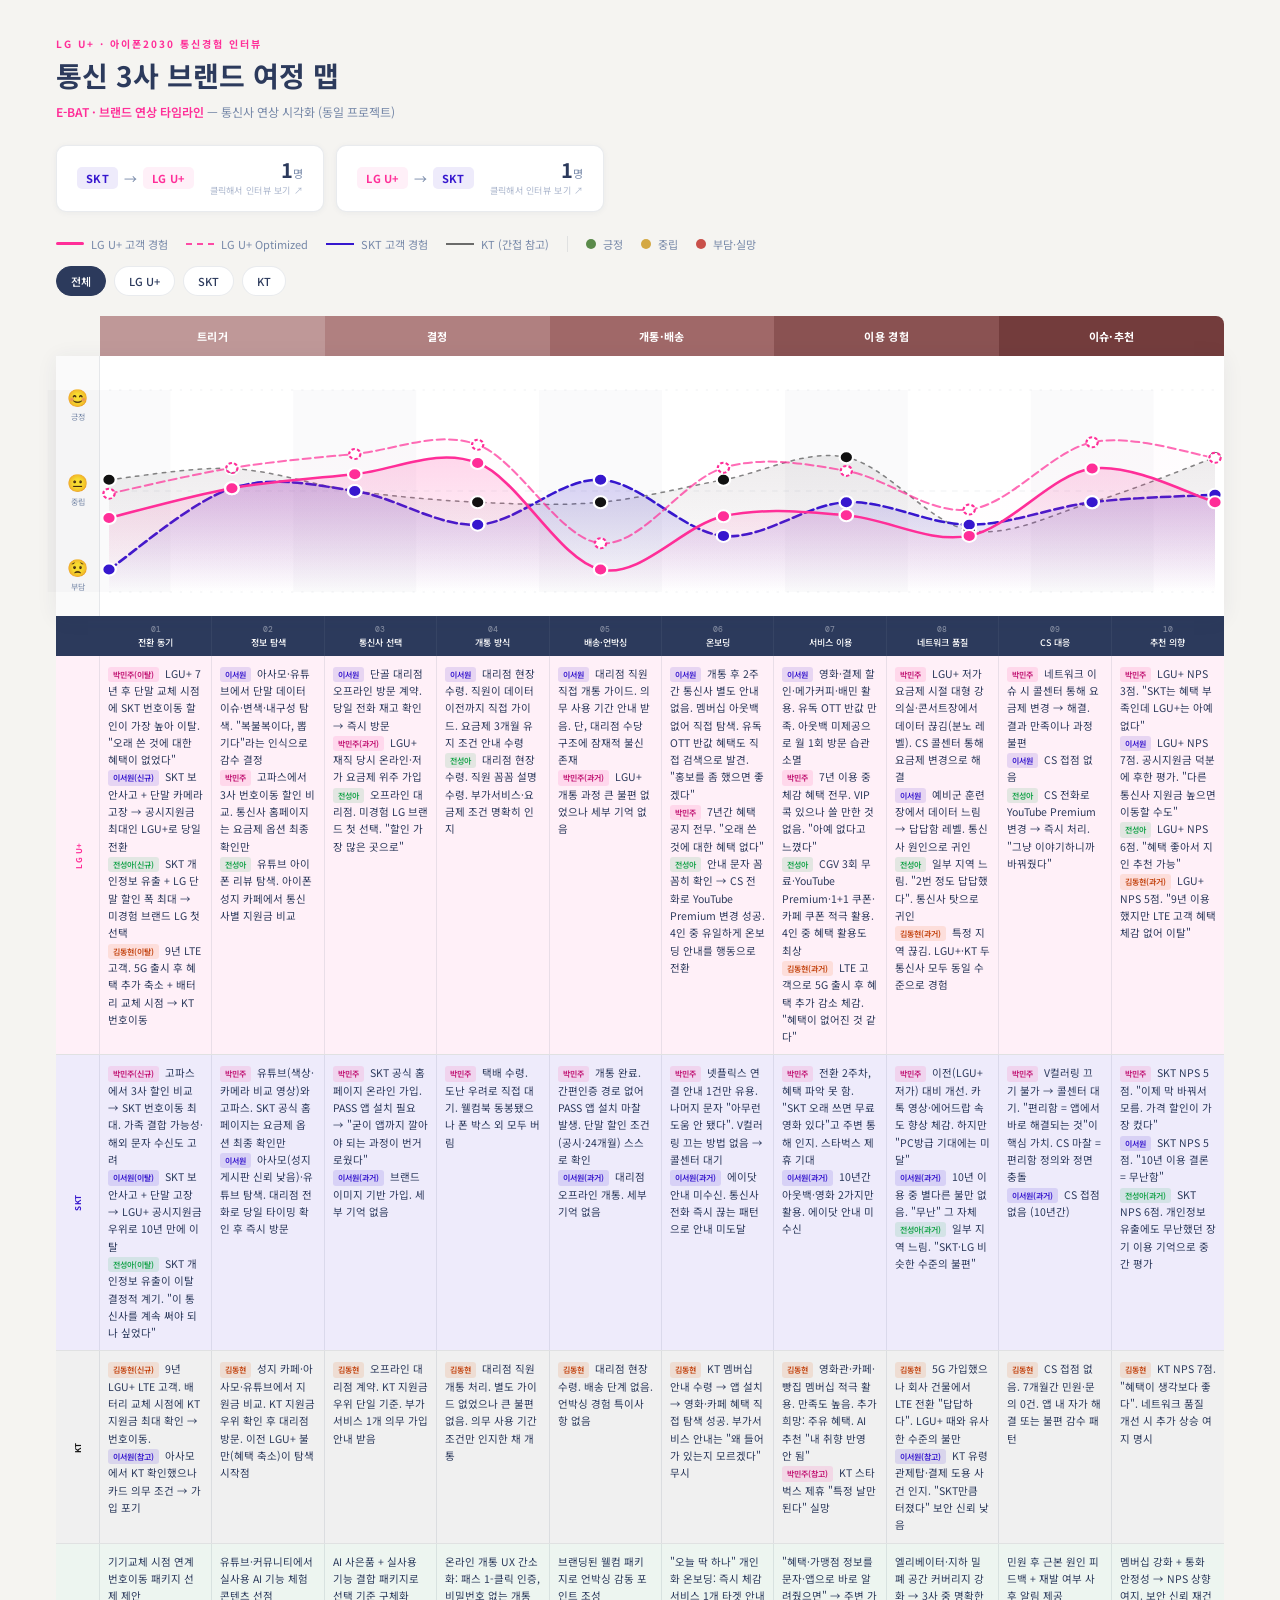
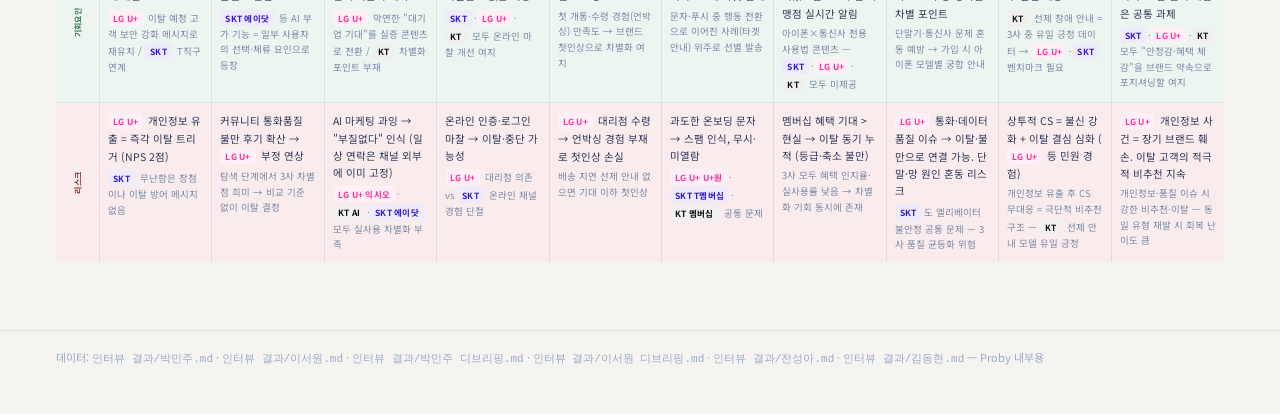
<file: index.html>
<!DOCTYPE html>
<html lang="ko">
<head>
  <meta charset="UTF-8" />
  <meta name="viewport" content="width=device-width, initial-scale=1.0" />
  <title>통신 3사 브랜드 여정 맵 — LG U+ · SKT · KT</title>
  <style>
    @import url('https://fonts.googleapis.com/css2?family=Noto+Sans+KR:wght@300;400;500;700&family=DM+Mono:wght@400;500&display=swap');

    *, *::before, *::after { box-sizing: border-box; margin: 0; padding: 0; }

    :root {
      --bg: #f5f4f1;
      --navy: #2c3a5c;
      --border: rgba(44,58,92,0.1);
      --neutral: #7688a8;

      /* Brand colors */
      --lgu: #ff2e98;      /* LG U+ magenta */
      --lgu-light: #fff0f8;
      --lgu-mid: #ff7ec5;

      --skt: #3617CE;      /* SKT dark blue */
      --skt-light: #eeebfb;
      --skt-mid: #7b62e0;

      --kt: #111111;       /* KT black */
      --kt-light: #f0f0f0;
      --kt-mid: #666666;

      --opp: #3d7a52;
      --opp-light: #EDF5F0;
      --risk: #8f3030;
      --risk-light: #FAECEC;
    }

    body {
      font-family: 'Noto Sans KR', sans-serif;
      background: var(--bg);
      color: var(--navy);
      min-height: 100vh;
      overflow-x: auto;
    }

    header {
      padding: 36px 56px 24px;
    }
    .header-label {
      font-size: 10px; font-weight: 700;
      letter-spacing: 0.2em; text-transform: uppercase;
      color: var(--lgu); margin-bottom: 8px;
    }
    header h1 {
      font-size: 28px; font-weight: 700;
      color: var(--navy); line-height: 1.2; margin-bottom: 8px;
    }
    header p { font-size: 13px; color: var(--neutral); line-height: 1.65; }

    /* Cluster widgets */
    .context-bar {
      display: flex; gap: 12px; padding: 0 56px 24px; flex-wrap: wrap;
    }
    .cluster-widget {
      display: flex; align-items: center; gap: 16px;
      padding: 14px 20px; border-radius: 10px;
      background: white; border: 1.5px solid var(--border);
      cursor: pointer; transition: all 0.16s;
      box-shadow: 0 1px 6px rgba(44,58,92,0.05);
      min-width: 196px; user-select: none;
    }
    .cluster-widget:hover {
      border-color: var(--navy);
      box-shadow: 0 4px 16px rgba(44,58,92,0.13);
      transform: translateY(-2px);
    }
    .cluster-widget.no-data {
      opacity: 0.38; cursor: not-allowed; pointer-events: none;
      filter: grayscale(0.4);
    }
    .cw-journey {
      display: flex; align-items: center; gap: 6px;
    }
    .cw-brand {
      display: inline-flex; align-items: center; justify-content: center;
      padding: 3px 9px; border-radius: 5px;
      font-size: 11px; font-weight: 700; letter-spacing: 0.03em;
    }
    .cw-brand.skt { background: var(--skt-light); color: var(--skt); }
    .cw-brand.lgu { background: var(--lgu-light); color: var(--lgu); }
    .cw-brand.kt  { background: var(--kt-light);  color: var(--kt); }
    .cw-arrow-icon { font-size: 13px; color: var(--neutral); }
    .cw-meta { margin-left: auto; text-align: right; }
    .cw-count { display: block; font-size: 20px; font-weight: 700; color: var(--navy); line-height: 1; }
    .cw-count-unit { font-size: 11px; font-weight: 400; color: var(--neutral); }
    .cw-action { font-size: 9px; color: #aab5cc; margin-top: 4px; display: block; letter-spacing: 0.03em; }

    /* Modal overlay */
    .modal-overlay {
      position: fixed; inset: 0;
      background: rgba(18,24,42,0.74);
      z-index: 2000; display: flex;
      align-items: center; justify-content: center;
      opacity: 0; pointer-events: none;
      transition: opacity 0.22s;
    }
    .modal-overlay.open { opacity: 1; pointer-events: all; }
    .modal-box {
      background: white; border-radius: 16px;
      width: min(94vw, 980px); height: min(88vh, 700px);
      display: flex; flex-direction: column;
      box-shadow: 0 28px 72px rgba(18,24,42,0.28);
      transform: translateY(16px) scale(0.98);
      transition: transform 0.22s cubic-bezier(0.34,1.36,0.64,1);
      overflow: hidden;
    }
    .modal-overlay.open .modal-box { transform: translateY(0) scale(1); }
    .modal-header {
      display: flex; align-items: center; gap: 14px;
      padding: 18px 24px; border-bottom: 1px solid var(--border);
      flex-shrink: 0;
    }
    .modal-cluster-pill {
      display: flex; align-items: center; gap: 5px;
      padding: 4px 10px; border-radius: 100px;
      font-size: 11px; font-weight: 700;
      background: var(--navy); color: white;
    }
    .modal-cluster-pill .pill-from,
    .modal-cluster-pill .pill-to { font-size: 10px; opacity: 0.75; }
    .modal-cluster-pill .pill-arrow { opacity: 0.5; }
    .modal-header h2 { font-size: 15px; font-weight: 700; flex: 1; color: var(--navy); }
    .modal-count-badge {
      font-size: 11px; color: var(--neutral);
      background: rgba(44,58,92,0.06); padding: 3px 10px;
      border-radius: 100px;
    }
    .modal-close {
      width: 30px; height: 30px; border-radius: 50%;
      border: none; background: rgba(44,58,92,0.07);
      cursor: pointer; font-size: 16px; color: var(--navy);
      display: flex; align-items: center; justify-content: center;
      transition: background 0.12s; flex-shrink: 0;
    }
    .modal-close:hover { background: rgba(44,58,92,0.15); }
    .modal-body {
      display: flex; flex: 1; overflow: hidden;
    }
    .modal-sidebar {
      width: 210px; flex-shrink: 0;
      border-right: 1px solid var(--border);
      padding: 20px 16px; overflow-y: auto;
      background: #fafafa;
    }
    .sidebar-section-label {
      font-size: 9px; font-weight: 700;
      letter-spacing: 0.16em; text-transform: uppercase;
      color: var(--neutral); margin-bottom: 10px;
    }
    .participant-item {
      padding: 10px 12px; border-radius: 8px;
      margin-bottom: 6px; cursor: pointer;
      transition: background 0.12s; border: 1.5px solid transparent;
    }
    .participant-item:hover { background: rgba(44,58,92,0.06); }
    .participant-item.active {
      background: var(--navy); border-color: var(--navy);
      color: white;
    }
    .pi-name { font-size: 12px; font-weight: 600; display: block; }
    .pi-sub  { font-size: 10px; color: var(--neutral); margin-top: 2px; display: block; }
    .participant-item.active .pi-sub { color: rgba(255,255,255,0.6); }
    .no-data-side {
      padding: 16px 0; text-align: center;
      font-size: 11px; color: #c0c8d8;
    }
    .modal-main {
      flex: 1; overflow-y: auto; display: flex; flex-direction: column;
    }
    .video-section {
      flex-shrink: 0; background: #141c2f;
      display: flex; align-items: center; justify-content: center;
      gap: 20px; padding: 28px 32px; min-height: 150px;
    }
    .video-play-btn {
      width: 56px; height: 56px; border-radius: 50%;
      background: rgba(255,255,255,0.12);
      border: 2px solid rgba(255,255,255,0.2);
      display: flex; align-items: center; justify-content: center;
      font-size: 18px; cursor: pointer; color: white;
      transition: background 0.14s; flex-shrink: 0;
    }
    .video-play-btn:hover { background: rgba(255,255,255,0.22); }
    .video-info { color: white; }
    .video-info strong { display: block; font-size: 14px; margin-bottom: 4px; }
    .video-info span { font-size: 11px; color: rgba(255,255,255,0.46); }
    .video-no-data {
      font-size: 11px; color: rgba(255,255,255,0.3);
      text-align: center;
    }
    .transcript-section { padding: 20px 24px; flex: 1; }
    .transcript-hdr {
      display: flex; align-items: center; justify-content: space-between;
      margin-bottom: 16px;
    }
    .transcript-hdr-label {
      font-size: 9px; font-weight: 700;
      letter-spacing: 0.16em; text-transform: uppercase; color: var(--neutral);
    }
    .transcript-msg { margin-bottom: 10px; }
    .msg-role {
      font-size: 8px; font-weight: 700;
      letter-spacing: 0.12em; text-transform: uppercase;
      margin-bottom: 3px;
    }
    .msg-role.ai   { color: #7688a8; }
    .msg-role.user { color: var(--lgu); }
    .msg-body {
      font-size: 12px; line-height: 1.72;
      padding: 9px 12px; border-radius: 7px;
      color: var(--navy);
    }
    .ai-msg   .msg-body { background: #f0f3f9; }
    .user-msg .msg-body { background: #fef6ee; }
    .msg-time { font-family: 'DM Mono', monospace; font-size: 9px; color: #aab5cc; margin-left: 6px; }

    /* Legend */
    .legend-bar {
      display: flex; align-items: center;
      gap: 18px; padding: 0 56px 14px; flex-wrap: wrap;
    }
    .leg-item { display: flex; align-items: center; gap: 7px; font-size: 11px; color: var(--neutral); }
    .leg-line { width: 28px; height: 3px; border-radius: 2px; }
    .leg-dot  { width: 10px; height: 10px; border-radius: 50%; }
    .leg-divider { width: 1px; height: 16px; background: var(--border); }
    .leg-note { font-size: 11px; color: #aab5cc; }

    /* Filter controls */
    .controls {
      display: flex; gap: 8px; padding: 0 56px 20px; flex-wrap: wrap;
    }
    .ctrl-btn {
      padding: 6px 14px; border-radius: 100px;
      border: 1.5px solid var(--border);
      font-family: 'Noto Sans KR', sans-serif;
      font-size: 11px; font-weight: 500;
      cursor: pointer; background: white; color: var(--navy);
      transition: all 0.14s;
    }
    .ctrl-btn:hover { border-color: var(--navy); }
    .ctrl-btn.active { background: var(--navy); color: white; border-color: var(--navy); }
    .ctrl-btn.lgu.active  { background: var(--lgu); border-color: var(--lgu); color: white; }
    .ctrl-btn.skt.active  { background: var(--skt); border-color: var(--skt); color: white; }
    .ctrl-btn.kt.active   { background: var(--kt);  border-color: var(--kt);  color: white; }

    /* Map container */
    .map-container { padding: 0 56px 60px; min-width: 1060px; }

    /* Phase banner */
    .phases {
      display: grid;
      grid-template-columns: 44px repeat(10, 1fr);
    }
    .phase-spacer {}
    .phase-block {
      display: flex; align-items: center; justify-content: center;
      height: 40px; font-size: 11px; font-weight: 700;
      color: #fff; letter-spacing: 0.03em;
    }
    .phase-block:first-of-type { border-radius: 8px 0 0 0; }
    .phase-block:last-of-type  { border-radius: 0 8px 0 0; }
    .ph1 { background: #bf9898; grid-column: span 2; }
    .ph2 { background: #b08080; grid-column: span 2; }
    .ph3 { background: #a06868; grid-column: span 2; }
    .ph4 { background: #8a5252; grid-column: span 2; }
    .ph5 { background: #733c3c; grid-column: span 2; }

    /* Chart */
    .chart-outer {
      display: flex; align-items: stretch;
      background: white;
      box-shadow: 0 2px 20px rgba(44,58,92,0.07);
      position: relative; overflow: visible;
    }
    .y-axis {
      width: 44px; flex-shrink: 0;
      display: flex; flex-direction: column;
      align-items: center; justify-content: space-between;
      padding: 28px 0 24px;
      border-right: 1px solid var(--border);
      background: #fafafa;
    }
    .y-axis .emoji-label {
      display: flex; flex-direction: column;
      align-items: center; gap: 2px;
    }
    .y-axis .ico { font-size: 17px; }
    .y-axis .txt { font-size: 8px; color: var(--neutral); }
    .svg-wrapper { flex: 1; position: relative; min-height: 260px; }
    svg.journey { width: 100%; height: 260px; display: block; overflow: visible; }

    /* Tooltip */
    .tooltip {
      position: absolute; background: var(--navy); color: #fff;
      border-radius: 10px; padding: 14px 16px; width: 290px;
      font-size: 12px; line-height: 1.6;
      pointer-events: none; opacity: 0;
      transition: opacity 0.16s, transform 0.16s;
      transform: translateY(6px); z-index: 100;
      box-shadow: 0 8px 28px rgba(44,58,92,0.22);
    }
    .tooltip.visible { opacity: 1; transform: translateY(0); }
    .tt-top {
      font-size: 9px; font-weight: 700;
      letter-spacing: 0.14em; text-transform: uppercase;
      color: #8fa3d8; margin-bottom: 8px;
    }
    .tt-brand {
      display: flex; align-items: center; gap: 7px;
      font-size: 12px; font-weight: 700; margin-bottom: 5px;
    }
    .tt-brand .dot { width: 9px; height: 9px; border-radius: 50%; }
    .tt-emo {
      font-size: 10px; color: #8fa3d8;
      margin-bottom: 9px; padding-bottom: 9px;
      border-bottom: 1px solid rgba(255,255,255,0.1);
    }
    .tt-quote {
      font-style: italic; color: #c4d0e8;
      font-size: 11px; line-height: 1.7; margin-bottom: 5px;
    }
    .tt-quote::before { content: '"'; }
    .tt-quote::after  { content: '"'; }

    /* Step labels */
    .step-bar {
      display: grid;
      grid-template-columns: 44px repeat(10, 1fr);
      background: #2c3a5c;
    }
    .step-spacer {}
    .step-cell {
      color: white; text-align: center;
      padding: 8px 4px 7px; font-size: 9px; font-weight: 500;
      border-right: 1px solid rgba(255,255,255,0.05);
    }
    .step-cell:last-child { border-right: none; }
    .step-cell .num {
      display: block; font-size: 8px; opacity: 0.4;
      margin-bottom: 2px; font-family: 'DM Mono', monospace;
    }

    /* Grid rows */
    .grid-row {
      display: grid;
      grid-template-columns: 44px repeat(10, 1fr);
    }
    .grid-row + .grid-row { border-top: 1px solid var(--border); }

    /* Row label */
    .row-label {
      display: flex; align-items: center; justify-content: center;
      padding: 8px 4px; border-right: 1px solid var(--border);
    }
    .row-label span {
      font-size: 8px; font-weight: 700;
      letter-spacing: 0.05em; text-transform: uppercase;
      color: var(--neutral); white-space: nowrap;
      transform: rotate(-90deg); display: block;
    }
    .row-label.lbl-lgu  { background: var(--lgu-light); }
    .row-label.lbl-skt  { background: var(--skt-light); }
    .row-label.lbl-kt   { background: var(--kt-light); }
    .row-label.lbl-opp  { background: var(--opp-light); }
    .row-label.lbl-risk { background: var(--risk-light); }
    .row-label.lbl-lgu  span { color: var(--lgu); }
    .row-label.lbl-skt  span { color: var(--skt); }
    .row-label.lbl-kt   span { color: var(--kt); }
    .row-label.lbl-opp  span { color: var(--opp); }
    .row-label.lbl-risk span { color: var(--risk); }

    /* Content cells */
    .cell-lgu, .cell-skt, .cell-kt, .cell-opp, .cell-risk {
      padding: 9px 8px; font-size: 10.5px; line-height: 1.65;
      border-right: 1px solid var(--border);
    }
    .cell-lgu:last-child, .cell-skt:last-child,
    .cell-kt:last-child, .cell-opp:last-child, .cell-risk:last-child {
      border-right: none;
    }
    .cell-lgu  { background: var(--lgu-light); }
    .cell-skt  { background: var(--skt-light); }
    .cell-kt   { background: var(--kt-light); }
    .cell-opp  { background: var(--opp-light); }
    .cell-risk { background: var(--risk-light); }

    .cell-text { font-size: 10.5px; color: var(--navy); }
    .cell-sub  { font-size: 9.5px; color: var(--neutral); margin-top: 4px; }

    /* Source tags */
    .src {
      display: inline-block; font-size: 8px; font-weight: 600;
      padding: 1px 5px; border-radius: 3px; margin-right: 3px;
    }
    .src-mm { background: rgba(255,46,152,0.12); color: #c01070; }   /* 박민주 */
    .src-sw { background: rgba(54,23,206,0.12);  color: var(--skt); } /* 이서원 */
    .src-sa { background: rgba(22,163,74,0.12);  color: #16a34a; }   /* 전성아 */
    .src-kd { background: rgba(234,88,12,0.12);  color: #c2410c; }   /* 김동현 */

    /* Comp tags (기회요인·리스크 인라인 브랜드 칩) — :root 브랜드 팔레트와 .cw-brand와 동일 계열 */
    .comp { display: inline-block; font-size: 8.5px; font-weight: 700; padding: 1px 5px; border-radius: 3px; margin: 1px 2px 1px 0; letter-spacing: 0.03em; }
    .c-lgu { background: var(--lgu-light); color: var(--lgu); }
    .c-skt { background: var(--skt-light); color: var(--skt); }
    .c-kt  { background: var(--kt-light);  color: var(--kt); }

    /* KT data-limited cells */
    .cell-kt.limited {
      opacity: 0.7;
      background: repeating-linear-gradient(
        135deg, var(--kt-light), var(--kt-light) 6px,
        rgba(91,53,168,0.04) 6px, rgba(91,53,168,0.04) 12px
      );
    }
    .kt-limited-note {
      font-size: 9px; color: var(--kt); font-style: italic; margin-bottom: 4px;
    }

    footer.site-footer {
      padding: 18px 56px 48px; font-size: 11px; color: #9aaac8;
      border-top: 1px solid var(--border); margin-top: 8px;
    }
  </style>
</head>
<body>

<header>
  <div class="header-label">LG U+ · 아이폰2030 통신경험 인터뷰</div>
  <h1>통신 3사 브랜드 여정 맵</h1>
  <p style="margin-top: 10px; font-size: 12px; line-height: 1.5;">
    <a href="ebat-lgu.html" style="color: var(--lgu); font-weight: 600; text-decoration: none;">E-BAT · 브랜드 연상 타임라인</a>
    <span style="color: var(--neutral);"> — 통신사 연상 시각화 (동일 프로젝트)</span>
  </p>
</header>

<!-- Cluster widgets -->
<div class="context-bar">
  <div class="cluster-widget" onclick="openCluster('skt-lgu')">
    <div class="cw-journey">
      <span class="cw-brand skt">SKT</span>
      <span class="cw-arrow-icon">→</span>
      <span class="cw-brand lgu">LG U+</span>
    </div>
    <div class="cw-meta">
      <span class="cw-count">1<span class="cw-count-unit">명</span></span>
      <span class="cw-action">클릭해서 인터뷰 보기 ↗</span>
    </div>
  </div>
  <div class="cluster-widget" onclick="openCluster('lgu-skt')">
    <div class="cw-journey">
      <span class="cw-brand lgu">LG U+</span>
      <span class="cw-arrow-icon">→</span>
      <span class="cw-brand skt">SKT</span>
    </div>
    <div class="cw-meta">
      <span class="cw-count">1<span class="cw-count-unit">명</span></span>
      <span class="cw-action">클릭해서 인터뷰 보기 ↗</span>
    </div>
  </div>
</div>

<!-- Legend -->
<div class="legend-bar">
  <div class="leg-item">
    <div class="leg-line" style="background:var(--lgu)"></div>
    LG U+ 고객 경험
  </div>
  <div class="leg-item">
    <div class="leg-line" style="height:0; border-top:2.5px dashed #ff2e98; opacity:0.85; border-radius:0; background:none"></div>
    LG U+ Optimized
  </div>
  <div class="leg-item">
    <div class="leg-line" style="background:var(--skt); border-top:2px dashed var(--skt); height:0; border-radius:0"></div>
    SKT 고객 경험
  </div>
  <div class="leg-item">
    <div class="leg-line" style="background:var(--kt); border-top:2px dotted var(--kt); height:0; border-radius:0; opacity:0.6"></div>
    KT (간접 참고)
  </div>
  <div class="leg-divider"></div>
  <div class="leg-item"><div class="leg-dot" style="background:#5a8a4a"></div>긍정</div>
  <div class="leg-item"><div class="leg-dot" style="background:#d4a843"></div>중립</div>
  <div class="leg-item"><div class="leg-dot" style="background:#c9504a"></div>부담·실망</div>
</div>

<!-- Filter -->
<div class="controls">
  <button class="ctrl-btn active" data-filter="all">전체</button>
  <button class="ctrl-btn lgu" data-filter="lgu">LG U+</button>
  <button class="ctrl-btn skt" data-filter="skt">SKT</button>
  <button class="ctrl-btn kt"  data-filter="kt">KT</button>
</div>

<div class="map-container">

  <!-- Phase banner -->
  <div class="phases">
    <div class="phase-spacer"></div>
    <div class="phase-block ph1">트리거</div>
    <div class="phase-block ph2">결정</div>
    <div class="phase-block ph3">개통·배송</div>
    <div class="phase-block ph4">이용 경험</div>
    <div class="phase-block ph5">이슈·추천</div>
  </div>

  <!-- Chart -->
  <div class="chart-outer">
    <div class="y-axis">
      <div class="emoji-label"><span class="ico">😊</span><span class="txt">긍정</span></div>
      <div class="emoji-label"><span class="ico">😐</span><span class="txt">중립</span></div>
      <div class="emoji-label"><span class="ico">😟</span><span class="txt">부담</span></div>
    </div>
    <div class="svg-wrapper">
      <svg class="journey" id="journeySVG" viewBox="0 0 1000 260" preserveAspectRatio="none"></svg>
      <div class="tooltip" id="tooltip"></div>
    </div>
  </div>

  <!-- Step labels -->
  <div class="step-bar">
    <div class="step-spacer"></div>
    <div class="step-cell"><span class="num">01</span>전환 동기</div>
    <div class="step-cell"><span class="num">02</span>정보 탐색</div>
    <div class="step-cell"><span class="num">03</span>통신사 선택</div>
    <div class="step-cell"><span class="num">04</span>개통 방식</div>
    <div class="step-cell"><span class="num">05</span>배송·언박싱</div>
    <div class="step-cell"><span class="num">06</span>온보딩</div>
    <div class="step-cell"><span class="num">07</span>서비스 이용</div>
    <div class="step-cell"><span class="num">08</span>네트워크 품질</div>
    <div class="step-cell"><span class="num">09</span>CS 대응</div>
    <div class="step-cell"><span class="num">10</span>추천 의향</div>
  </div>

  <!-- ── LG U+ / SKT / KT Activities: 셀은 스크립트에서 JOURNEY 데이터로 렌더링 (감정 곡선과 동일 소스) ── -->
  <div class="grid-row" id="row-lgu">
    <div class="row-label lbl-lgu"><span>LG U+</span></div>
  </div>

  <div class="grid-row" id="row-skt">
    <div class="row-label lbl-skt"><span>SKT</span></div>
  </div>

  <div class="grid-row" id="row-kt">
    <div class="row-label lbl-kt"><span>KT</span></div>
  </div>

  <!-- ── Opportunity ── -->
  <div class="grid-row" id="row-opp">
    <div class="row-label lbl-opp"><span>기회요인</span></div>
    <div class="cell-opp">
      <div class="cell-text">기기교체 시점 연계 번호이동 패키지 선제 제안</div>
      <div class="cell-sub"><span class="comp c-lgu">LG U+</span> 이탈 예정 고객 보안 강화 메시지로 재유치 / <span class="comp c-skt">SKT</span> T직구 연계</div>
    </div>
    <div class="cell-opp">
      <div class="cell-text">유튜브·커뮤니티에서 실사용 AI 기능 체험 콘텐츠 선점</div>
      <div class="cell-sub"><span class="comp c-skt">SKT 에이닷</span> 등 AI 부가 기능 = 일부 사용자의 선택·체류 요인으로 등장</div>
    </div>
    <div class="cell-opp">
      <div class="cell-text">AI 사은품 + 실사용 기능 결합 패키지로 선택 기준 구체화</div>
      <div class="cell-sub"><span class="comp c-lgu">LG U+</span> 막연한 "대기업 기대"를 실증 콘텐츠로 전환 / <span class="comp c-kt">KT</span> 차별화 포인트 부재</div>
    </div>
    <div class="cell-opp">
      <div class="cell-text">온라인 개통 UX 간소화: 패스 1-클릭 인증, 비밀번호 없는 개통</div>
      <div class="cell-sub"><span class="comp c-skt">SKT</span>·<span class="comp c-lgu">LG U+</span>·<span class="comp c-kt">KT</span> 모두 온라인 마찰 개선 여지</div>
    </div>
    <div class="cell-opp">
      <div class="cell-text">브랜딩된 웰컴 패키지로 언박싱 감동 포인트 조성</div>
      <div class="cell-sub">첫 개통·수령 경험(언박싱) 만족도 → 브랜드 첫인상으로 차별화 여지</div>
    </div>
    <div class="cell-opp">
      <div class="cell-text">"오늘 딱 하나" 개인화 온보딩: 즉시 체감 서비스 1개 타겟 안내</div>
      <div class="cell-sub">문자·푸시 중 행동 전환으로 이어진 사례(타겟 안내) 위주로 선별 발송</div>
    </div>
    <div class="cell-opp">
      <div class="cell-text">"혜택·가맹점 정보를 문자·앱으로 바로 알려줬으면" → 주변 가맹점 실시간 알림</div>
      <div class="cell-sub">아이폰×통신사 전용 사용법 콘텐츠 — <span class="comp c-skt">SKT</span>·<span class="comp c-lgu">LG U+</span>·<span class="comp c-kt">KT</span> 모두 미제공</div>
    </div>
    <div class="cell-opp">
      <div class="cell-text">엘리베이터·지하 밀폐 공간 커버리지 강화 → 3사 중 명확한 차별 포인트</div>
      <div class="cell-sub">단말기·통신사 문제 혼동 예방 → 가입 시 아이폰 모델별 궁합 안내</div>
    </div>
    <div class="cell-opp">
      <div class="cell-text">민원 후 근본 원인 피드백 + 재발 여부 사후 알림 제공</div>
      <div class="cell-sub"><span class="comp c-kt">KT</span> 선제 장애 안내 = 3사 중 유일 긍정 데이터 → <span class="comp c-lgu">LG U+</span>·<span class="comp c-skt">SKT</span> 벤치마크 필요</div>
    </div>
    <div class="cell-opp">
      <div class="cell-text">멤버십 강화 + 통화 안정성 → NPS 상향 여지. 보안 신뢰 재건은 공통 과제</div>
      <div class="cell-sub"><span class="comp c-skt">SKT</span>·<span class="comp c-lgu">LG U+</span>·<span class="comp c-kt">KT</span> 모두 "안정감·혜택 체감"을 브랜드 약속으로 포지셔닝할 여지</div>
    </div>
  </div>

  <!-- ── Risk ── -->
  <div class="grid-row" id="row-risk">
    <div class="row-label lbl-risk"><span>리스크</span></div>
    <div class="cell-risk">
      <div class="cell-text"><span class="comp c-lgu">LG U+</span> 개인정보 유출 = 즉각 이탈 트리거 (NPS 2점)</div>
      <div class="cell-sub"><span class="comp c-skt">SKT</span> 무난함은 장점이나 이탈 방어 메시지 없음</div>
    </div>
    <div class="cell-risk">
      <div class="cell-text">커뮤니티 통화품질 불만 후기 확산 → <span class="comp c-lgu">LG U+</span> 부정 연상</div>
      <div class="cell-sub">탐색 단계에서 3사 차별점 희미 → 비교 기준 없이 이탈 결정</div>
    </div>
    <div class="cell-risk">
      <div class="cell-text">AI 마케팅 과잉 → "부질없다" 인식 (일상 연락은 채널 외부에 이미 고정)</div>
      <div class="cell-sub"><span class="comp c-lgu">LG U+ 익시오</span>·<span class="comp c-kt">KT AI</span>·<span class="comp c-skt">SKT 에이닷</span> 모두 실사용 차별화 부족</div>
    </div>
    <div class="cell-risk">
      <div class="cell-text">온라인 인증·로그인 마찰 → 이탈·중단 가능성</div>
      <div class="cell-sub"><span class="comp c-lgu">LG U+</span> 대리점 의존 vs <span class="comp c-skt">SKT</span> 온라인 채널 경험 단절</div>
    </div>
    <div class="cell-risk">
      <div class="cell-text"><span class="comp c-lgu">LG U+</span> 대리점 수령 → 언박싱 경험 부재로 첫인상 손실</div>
      <div class="cell-sub">배송 지연 선제 안내 없으면 기대 이하 첫인상</div>
    </div>
    <div class="cell-risk">
      <div class="cell-text">과도한 온보딩 문자 → 스팸 인식, 무시·미열람</div>
      <div class="cell-sub"><span class="comp c-lgu">LG U+ U+원</span>·<span class="comp c-skt">SKT T멤버십</span>·<span class="comp c-kt">KT 멤버십</span> 공통 문제</div>
    </div>
    <div class="cell-risk">
      <div class="cell-text">멤버십 혜택 기대 &gt; 현실 → 이탈 동기 누적 (등급·축소 불만)</div>
      <div class="cell-sub">3사 모두 혜택 인지율·실사용률 낮음 → 차별화 기회 동시에 존재</div>
    </div>
    <div class="cell-risk">
      <div class="cell-text"><span class="comp c-lgu">LG U+</span> 통화·데이터 품질 이슈 → 이탈·불만으로 연결 가능. 단말·망 원인 혼동 리스크</div>
      <div class="cell-sub"><span class="comp c-skt">SKT</span>도 엘리베이터 불안정 공통 문제 — 3사 품질 균등화 위험</div>
    </div>
    <div class="cell-risk">
      <div class="cell-text">상투적 CS = 불신 강화 + 이탈 결심 심화 (<span class="comp c-lgu">LG U+</span> 등 민원 경험)</div>
      <div class="cell-sub">개인정보 유출 후 CS 무대응 = 극단적 비추천 구조 — <span class="comp c-kt">KT</span> 선제 안내 모델 유일 긍정</div>
    </div>
    <div class="cell-risk">
      <div class="cell-text"><span class="comp c-lgu">LG U+</span> 개인정보 사건 = 장기 브랜드 훼손. 이탈 고객의 적극적 비추천 지속</div>
      <div class="cell-sub">개인정보·품질 이슈 시 강한 비추천·이탈 — 동일 유형 재발 시 회복 난이도 큼</div>
    </div>
  </div>

</div><!-- /map-container -->

<footer class="site-footer">
  데이터: <code>인터뷰 결과/박민주.md</code> · <code>인터뷰 결과/이서원.md</code> · <code>인터뷰 결과/박민주 디브리핑.md</code> · <code>인터뷰 결과/이서원 디브리핑.md</code> · <code>인터뷰 결과/전성아.md</code> · <code>인터뷰 결과/김동현.md</code> — Proby 내부용
</footer>

<script>
const STEPS = 10, SVG_W = 1000, SVG_H = 260;
const ML = 8, MR = 8, MT = 34, MB = 24;
const CW = SVG_W - ML - MR, CH = SVG_H - MT - MB;

function getX(i) { return ML + (i / (STEPS - 1)) * CW; }
function getY(s) { return MT + (1 - s) * CH; }

/* ── 단일 소스 JOURNEY: 하단 그리드 + 감정 곡선(툴팁) 동시 생성. score → emotion 자동 매핑 ──
   LG U+ / SKT 의 score 는 아래 리터럴 직후 `applyScoresFromVocCoding()`에서 VOC 1차 코딩 집계값으로 덮어씀. ── */
function emotionFromScore(score) {
  if (score >= 0.58) return 'happy';
  if (score >= 0.42) return 'neutral';
  return 'frustrated';
}

const emotionColors = { happy:'#5a8a4a', neutral:'#d4a843', frustrated:'#c9504a' };
const emotionIcons  = { happy:'😊', neutral:'😐', frustrated:'😟' };
const emotionLabel  = { happy:'긍정', neutral:'중립', frustrated:'부담·실망' };

function journeyToDataset(brandKey) {
  return JOURNEY[brandKey].map((cell, i) => ({
    step: i + 1,
    score: cell.score,
    emotion: emotionFromScore(cell.score),
    quotes: cell.quotes
  }));
}

const JOURNEY = {
  lgu: [
    { score: 0.42, quotes: [
        "박민주: KT나 LG U+보다 SKT 번호 이동하는 게 제일 할인을 많이 해줬어요.",
        "이서원: SKT가 어, 정보 유출권도 있고 핸드폰 타임하기도 고장이 나가지고... 공시지원금이 가장 많이 주는 LG로 변경하게 되었어요."
      ], main: `<span class="src src-mm">박민주(이탈)</span> LGU+ 7년 후 단말 교체 시점에 SKT 번호이동 할인이 가장 높아 이탈. "오래 쓴 것에 대한 혜택이 없었다"<br><span class="src src-sw">이서원(신규)</span> SKT 보안사고 + 단말 카메라 고장 → 공시지원금 최대인 LGU+로 당일 전환<br><span class="src src-sa">전성아(신규)</span> SKT 개인정보 유출 + LG 단말 할인 폭 최대 → 미경험 브랜드 LG 첫 선택<br><span class="src src-kd">김동현(이탈)</span> 9년 LTE 고객. 5G 출시 후 혜택 추가 축소 + 배터리 교체 시점 → KT 번호이동` },
    { score: 0.50, quotes: [
        "이서원: 네이버 카페도 주로 많이 이용을 했었고 그다음에 유튜브도 많이 보면서 제품에 무슨 단점이 있는지 어떤 점이 좋은지 확인을 하였습니다.",
        "이서원: 데이터가 많이 안 터진다고 들 하셔서 그거에 대해서 좀 고민을 많이 했는데 어, 핸드폰이 고장난 상태라가지고... 다른 차선택 없이 그냥 구매를 하게 되었습니다.",
        "박민주: 고파스라고 있거든요. 그 학교 사람만 있는 그런 데에서 봤었는데 막 SKT 번호 이동하면 얼마 LG는 얼마 이렇게 나와 있었어요."
      ], main: `<span class="src src-sw">이서원</span> 아사모·유튜브에서 단말 데이터 이슈·변색·내구성 탐색. "복불복이다, 뽑기다"라는 인식으로 감수 결정<br><span class="src src-mm">박민주</span> 고파스에서 3사 번호이동 할인 비교. 통신사 홈페이지는 요금제 옵션 최종 확인만<br><span class="src src-sa">전성아</span> 유튜브 아이폰 리뷰 탐색. 아이폰 성지 카페에서 통신사별 지원금 비교` },
    { score: 0.52, quotes: [
        "이서원: 오프라인 대기점에서 했어요.",
        "박민주: 어차피 통신사 3개밖에 없으니까 그냥 제일 공시 할인... 제일 많이 드는 걸로 그냥 했던 것 같아요."
      ], main: `<span class="src src-sw">이서원</span> 단골 대리점 오프라인 방문 계약. 당일 전화 재고 확인 → 즉시 방문<br><span class="src src-mm">박민주(과거)</span> LGU+ 재직 당시 온라인·저가 요금제 위주 가입<br><span class="src src-sa">전성아</span> 오프라인 대리점. 미경험 LG 브랜드 첫 선택. "할인 가장 많은 곳으로"` },
    { score: 0.53, quotes: [
        "이서원: 어, 제가 직접 안 해도 돼가지고 엄청 편리하게 하였어요.",
        "이서원: 저번 주보다 공시지원금이 20만 원 정도 많아졌고 지금이 가장 쌀 타임입니다."
      ], main: `<span class="src src-sw">이서원</span> 대리점 현장 수령. 직원이 데이터 이전까지 직접 가이드. 요금제 3개월 유지 조건 안내 수령<br><span class="src src-sa">전성아</span> 대리점 현장 수령. 직원 꼼꼼 설명 수령. 부가서비스·요금제 조건 명확히 인지` },
    { score: 0.50, quotes: [
        "이서원: 어, 어려움은 없었을 것 같은데 어, 나중에 이걸 속이고 판매를 하였다고 생각을 할 것 같습니다.",
        "이서원: 부가 서비스를 가입을 시키면 본인한테 수당이 떨어진다고... 이 사람이 본인 수당을 챙기려고 가입을 시키고 나한테는 안 알려 준 거구나라는 생각이 들 것 같아요."
      ], main: `<span class="src src-sw">이서원</span> 대리점 직원 직접 개통 가이드. 의무 사용 기간 안내 받음. 단, 대리점 수당 구조에 잠재적 불신 존재<br><span class="src src-mm">박민주(과거)</span> LGU+ 개통 과정 큰 불편 없었으나 세부 기억 없음` },
    { score: 0.32, quotes: [
        "이서원: 기본적으로 어디에 혜택이 가장 크고 무슨 혜택이 있는지 알려줬으면 좀 좋았던 것 같아요.",
        "이서원: 구독 서비스는 따로 안내를 받은 게 없어서 제가 직접 찾아봐가지고 구독 서비스를 하게 되었습니다.",
        "박민주: 7, 8년이면 오래 쓴 거잖아요. 그것에 대한 이제 혜택 같은 것도 아무것도 없고 그러면 그런 공지 같은 것도 딱히 없고 그래서."
      ], main: `<span class="src src-sw">이서원</span> 개통 후 2주간 통신사 별도 안내 없음. 멤버십 아웃백 없어 직접 탐색. 유독 OTT 반값 혜택도 직접 검색으로 발견. "홍보를 좀 했으면 좋겠다"<br><span class="src src-mm">박민주</span> 7년간 혜택 공지 전무. "오래 쓴 것에 대한 혜택 없다"<br><span class="src src-sa">전성아</span> 안내 문자 꼼꼼히 확인 → CS 전화로 YouTube Premium 변경 성공. 4인 중 유일하게 온보딩 안내를 행동으로 전환` },
    { score: 0.36, quotes: [
        "이서원: 영화 혜택을 많이 사용하고 있죠.",
        "이서원: 반이 간다고 했을 때는 달에 한 번씩은 갔는데. 오 그 혜택이 없다 보니까 거의 안 가는 것 같아요. 지금은.",
        "박민주: LG U+는 그냥 아예 혜택이 없다고 느꼈어요. 그리고 꽤 오래 쓴 것 같은데 그 오래 쓴 사람에 대한 혜택이 없었다?"
      ], main: `<span class="src src-sw">이서원</span> 영화·결제 할인·메가커피·배민 활용. 유독 OTT 반값 만족. 아웃백 미제공으로 월 1회 방문 습관 소멸<br><span class="src src-mm">박민주</span> 7년 이용 중 체감 혜택 전무. VIP콕 있으나 쓸 만한 것 없음. "아예 없다고 느꼈다"<br><span class="src src-sa">전성아</span> CGV 3회 무료·YouTube Premium·1+1 쿠폰·카페 쿠폰 적극 활용. 4인 중 혜택 활용도 최상<br><span class="src src-kd">김동현(과거)</span> LTE 고객으로 5G 출시 후 혜택 추가 감소 체감. "혜택이 없어진 것 같다"` },
    { score: 0.34, quotes: [
        "박민주: 전에 LG U+ 썼을 때 인터넷 속도가 너무 많이 느려가지고 불편했던 경험 한 번 있습니다.",
        "박민주: 학교 대형 강의실이나 아니면은 콘서트장이나 이렇게 사람 많은 곳에서 사람 많은데 그 막힌 곳에서요.",
        "이서원: 멀리 나갔을 때나 예비군 갔을 때 좀 데이터가 느려요."
      ], main: `<span class="src src-mm">박민주</span> LGU+ 저가 요금제 시절 대형 강의실·콘서트장에서 데이터 끊김(분노 레벨). CS 콜센터 통해 요금제 변경으로 해결<br><span class="src src-sw">이서원</span> 예비군 훈련장에서 데이터 느림 → 답답함 레벨. 통신사 원인으로 귀인<br><span class="src src-sa">전성아</span> 일부 지역 느림. "2번 정도 답답했다". 통신사 탓으로 귀인<br><span class="src src-kd">김동현(과거)</span> 특정 지역 끊김. LGU+·KT 두 통신사 모두 동일 수준으로 경험` },
    { score: 0.40, quotes: [
        "박민주: 그냥 콜센터에 전화해서 좀 더 나은 게 있냐 여쭤보고 바꿨던 것 같아요.",
        "이서원: 딱히 없어요. (CS 민원 경험 없음)"
      ], main: `<span class="src src-mm">박민주</span> 네트워크 이슈 시 콜센터 통해 요금제 변경 → 해결. 결과 만족이나 과정 불편<br><span class="src src-sw">이서원</span> CS 접점 없음<br><span class="src src-sa">전성아</span> CS 전화로 YouTube Premium 변경 → 즉시 처리. "그냥 이야기하니까 바꿔줬다"` },
    { score: 0.38, quotes: [
        "박민주: SKT는 가격 대비 혜택이 부족하다고 느꼈는데 LG U+는 그냥 아예 혜택이 없다고 느꼈어요.",
        "이서원: 어, 한 7점 정도는 줄 것 같아요.",
        "이서원: 어, 저는 공시지원금 때문에 바꾼 거라서 추후 다른 통신사가 공시지원금이 높으면 그쪽으로 갈 생각도 하고 있습니다."
      ], main: `<span class="src src-mm">박민주</span> LGU+ NPS 3점. "SKT는 혜택 부족인데 LGU+는 아예 없다"<br><span class="src src-sw">이서원</span> LGU+ NPS 7점. 공시지원금 덕분에 후한 평가. "다른 통신사 지원금 높으면 이동할 수도"<br><span class="src src-sa">전성아</span> LGU+ NPS 6점. "혜택 좋아서 지인 추천 가능"<br><span class="src src-kd">김동현(과거)</span> LGU+ NPS 5점. "9년 이용했지만 LTE 고객 혜택 체감 없어 이탈"` }
  ],
  skt: [
    { score: 0.55, quotes: [
        "박민주: KT나 LG U+보다 SKT 번호 이동하는 게 제일 할인을 많이 해줬어요.",
        "박민주: 첫 번째 이유는 그냥 가격이 제일 많이 할인돼서고요. 두 번째는 가족 가족 중에 쓰는 사람이 한 명 더 있어서 혹시 묶을 수 있어.",
        "이서원: SKT가 어, 정보 유출권도 있고... 고민을 하다가 단말기를 먼저 보고 그리고 통신사도 지원금이 어느 정도 나오는지 인터넷으로 검색을 해서 공시지원금이 가장 많이 주는 LG로 변경하게 되었어요."
      ], main: `<span class="src src-mm">박민주(신규)</span> 고파스에서 3사 할인 비교 → SKT 번호이동 최대. 가족 결합 가능성·해외 문자 수신도 고려<br><span class="src src-sw">이서원(이탈)</span> SKT 보안사고 + 단말 고장 → LGU+ 공시지원금 우위로 10년 만에 이탈<br><span class="src src-sa">전성아(이탈)</span> SKT 개인정보 유출이 이탈 결정적 계기. "이 통신사를 계속 써야 되나 싶었다"` },
    { score: 0.60, quotes: [
        "박민주: 고파스라고 있거든요. 그 학교 사람만 있는 그런 데에서 봤었는데 막 SKT 번호 이동하면 얼마 LG는 얼마 이렇게 나와 있었어요.",
        "박민주: 비교를 했던 거는 색깔 같은 것도 그분 채널 통해서 봤었고요. 그다음에 카메라 17이랑 172랑 뭐가 다른지 그런 거 설명해 준 영상도 봤었고요.",
        "이서원: 아사모에서도 확인을 했고 그 검색한 알고리즘이 유튜브에 뜨다 보니까 유튜브에서도 많이 나오더라고요."
      ], main: `<span class="src src-mm">박민주</span> 유튜브(색상·카메라 비교 영상)와 고파스. SKT 공식 홈페이지는 요금제 옵션 최종 확인만<br><span class="src src-sw">이서원</span> 아사모(성지 게시판 신뢰 낮음)·유튜브 탐색. 대리점 전화로 당일 타이밍 확인 후 즉시 방문` },
    { score: 0.50, quotes: [
        "박민주: 공인인증서가 없으면 패스 앱을 깔아서 해야 되는데 간편 인증이 가능한데 굳이 앱까지 깔아서 쓰는 과정이 좀 번거롭긴 했어요.",
        "이서원: (과거 SKT 가입 당시 기억 희미. 브랜드 이미지로 선택.)"
      ], main: `<span class="src src-mm">박민주</span> SKT 공식 홈페이지 온라인 가입. PASS 앱 설치 필요 → "굳이 앱까지 깔아야 되는 과정이 번거로웠다"<br><span class="src src-sw">이서원(과거)</span> 브랜드 이미지 기반 가입. 세부 기억 없음` },
    { score: 0.55, quotes: [
        "박민주: 저 인터넷을 처음 시켜봐가지고 혹시 혹시나 도난 될까 봐 기다려서 받았던 것 같아요.",
        "박민주: 폰만 빼고 다 버려가지고 잘 모르겠어요. (웰컴북 수령했으나 박스 외 전부 버림)"
      ], main: `<span class="src src-mm">박민주</span> 택배 수령. 도난 우려로 직접 대기. 웰컴북 동봉됐으나 폰 박스 외 모두 버림` },
    { score: 0.48, quotes: [
        "박민주: 간편 인증이 안 되는 게 불편했어요.",
        "박민주: 어차피 통신사 3개밖에 없으니까 그냥 제일 공시 할인 제일 많이 드는 걸로 그냥 했던 것 같아요."
      ], main: `<span class="src src-mm">박민주</span> 개통 완료. 간편인증 경로 없어 PASS 앱 설치 마찰 발생. 단말 할인 조건(공시·24개월) 스스로 확인<br><span class="src src-sw">이서원(과거)</span> 대리점 오프라인 개통. 세부 기억 없음` },
    { score: 0.38, quotes: [
        "박민주: 넷플릭스 이용 안내는 연결하는 데 도움됐고요. 나머지는 딱히 큰 도움 안 됐어요.",
        "박민주: V컬러링을 설정해 놨거든요. 근데 걔를 결제를 했는데 이제 끄는 방법이 없다고 하더라고요. 해지 말고는... 콜센터에 전화하면은 이제 너무 많이 기다려야 되고.",
        "이서원: 통신사 전화가 오면 그냥 아 네 하고 바로 끊어버려가지고 제대로 된 안내를 받아본 적은 없던 것 같아요."
      ], main: `<span class="src src-mm">박민주</span> 넷플릭스 연결 안내 1건만 유용. 나머지 문자 "아무런 도움 안 됐다". V컬러링 끄는 방법 없음 → 콜센터 대기<br><span class="src src-sw">이서원(과거)</span> 에이닷 안내 미수신. 통신사 전화 즉시 끊는 패턴으로 안내 미도달` },
    { score: 0.50, quotes: [
        "박민주: 근데 가격이 거의 두 배니까. 그래도 엄청 빠를 거라 생각했는데 또 그 정도까지는 아니더라고요.",
        "이서원: 영화 혜택을 많이 사용하고 있죠. (SKT 시절 회고) 아웃백이나 아니면 영화가 두 가지밖에 사용을 안 해봤어요."
      ], main: `<span class="src src-mm">박민주</span> 전환 2주차, 혜택 파악 못 함. "SKT 오래 쓰면 무료 영화 있다"고 주변 통해 인지. 스타벅스 제휴 기대<br><span class="src src-sw">이서원(과거)</span> 10년간 아웃백·영화 2가지만 활용. 에이닷 안내 미수신` },
    { score: 0.55, quotes: [
        "박민주: 가격이 거의 두 배니까. 그래도 엄청 빠를 거라 생각했는데 또 그 정도까지는 아니더라고요.",
        "박민주: 확실히 그전보다는 나아졌나요? — 네네네 그건 확실해요.",
        "이서원: 딱히 나쁜 점도 없고 좋은 점도 없고 그냥 무난해서 5점을 준 것 같습니다."
      ], main: `<span class="src src-mm">박민주</span> 이전(LGU+ 저가) 대비 개선. 카톡 영상·에어드랍 속도 향상 체감. 하지만 "PC방급 기대에는 미달"<br><span class="src src-sw">이서원(과거)</span> 10년 이용 중 별다른 불만 없음. "무난" 그 자체<br><span class="src src-sa">전성아(과거)</span> 일부 지역 느림. "SKT·LG 비슷한 수준의 불편"` },
    { score: 0.45, quotes: [
        "박민주: 이 서비스를 그만하고 싶을 때 바로 그만할 수 있고 그다음에 원할 때 바로 할 수 있고 그런 거예요. 콜센터에 전화하고 아니면은 문의를 남기는 게 최대한 없는 것이 편리성이라고.",
        "박민주: V컬러링 결제했는데 끄는 방법이 없다고 하더라고요."
      ], main: `<span class="src src-mm">박민주</span> V컬러링 끄기 불가 → 콜센터 대기. "편리함 = 앱에서 바로 해결되는 것"이 핵심 가치. CS 마찰 = 편리함 정의와 정면 충돌<br><span class="src src-sw">이서원(과거)</span> CS 접점 없음 (10년간)` },
    { score: 0.50, quotes: [
        "박민주: 어, 한 5점 정도? 이제 막 바꿨으니까 솔직히 잘 몰라서 안 쓰는 게 더 많은 것 같아요.",
        "이서원: 음, 5점을 줄 것 같아요. 딱히 나쁜 점도 없고 좋은 점도 없고 그냥 무난해서."
      ], main: `<span class="src src-mm">박민주</span> SKT NPS 5점. "이제 막 바꿔서 모름. 가격 할인이 가장 컸다"<br><span class="src src-sw">이서원</span> SKT NPS 5점. "10년 이용 결론 = 무난함"<br><span class="src src-sa">전성아(과거)</span> SKT NPS 6점. 개인정보 유출에도 무난했던 장기 이용 기억으로 중간 평가` }
  ],
  kt: [
    { score: 0.56, quotes: [
        "김동현: 9년 동안 LG를 썼는데, LTE 고객한테 혜택이 계속 줄어드는 것 같아서. 이번에 폰도 바꿔야 했고, KT가 지원금을 제일 많이 줬어요.",
        "이서원: 아사모에서 그 핸드폰 성지 느낌이어가지고 딱히 신뢰감이 안 가서 한 번 연락은 받아봤는데. 뭐 재고 없다, 카드 가입을 해야 된다 해가지고 거기서는 가입을 안 했습니다."
      ], main: `<span class="src src-kd">김동현(신규)</span> 9년 LGU+ LTE 고객. 배터리 교체 시점에 KT 지원금 최대 확인 → 번호이동. <span class="src src-sw">이서원(참고)</span> 아사모에서 KT 확인했으나 카드 의무 조건 → 가입 포기` },
    { score: 0.61, quotes: [
        "김동현: 성지 카페랑 아이폰 관련 카페에서 통신사별 지원금 비교했어요. 유튜브도 좀 보고요."
      ], main: `<span class="src src-kd">김동현</span> 성지 카페·아사모·유튜브에서 지원금 비교. KT 지원금 우위 확인 후 대리점 방문. 이전 LGU+ 불만(혜택 축소)이 탐색 시작점` },
    { score: 0.50, quotes: [
        "김동현: 오프라인 대리점에서 했어요. KT가 지원금이 가장 많이 됐고, 그냥 거기서 계약했어요."
      ], main: `<span class="src src-kd">김동현</span> 오프라인 대리점 계약. KT 지원금 우위 단일 기준. 부가서비스 1개 의무 가입 안내 받음` },
    { score: 0.44, quotes: [
        "김동현: 대리점에서 개통은 직원이 해줬는데, 따로 가이드 같은 건 없었어요. 그냥 개통됐다고 알려줬고."
      ], main: `<span class="src src-kd">김동현</span> 대리점 직원 개통 처리. 별도 가이드 없었으나 큰 불편 없음. 의무 사용 기간 조건만 인지한 채 개통` },
    { score: 0.44, quotes: [
        "김동현: 대리점에서 직접 받아서, 배송은 없었어요."
      ], main: `<span class="src src-kd">김동현</span> 대리점 현장 수령. 배송 단계 없음. 언박싱 경험 특이사항 없음` },
    { score: 0.56, quotes: [
        "김동현: KT 멤버십 앱 안내를 받았고 설치해서 영화관이랑 카페 혜택 확인했어요. 부가서비스 안내도 왔는데 그건 왜 들어가 있는지 모르겠더라고요."
      ], main: `<span class="src src-kd">김동현</span> KT 멤버십 안내 수령 → 앱 설치 → 영화·카페 혜택 직접 탐색 성공. 부가서비스 안내는 "왜 들어가 있는지 모르겠다" 무시` },
    { score: 0.67, quotes: [
        "김동현: 영화관이랑 카페, 빵집 제휴를 많이 써요. KT 멤버십 혜택은 생각보다 좋은 것 같아요.",
        "김동현: 주유 쪽 혜택이 있으면 좋겠는데, 그건 없더라고요.",
        "박민주: 스타벅스가 KT가 되잖아요 그런 것처럼 이렇게 음식점이나 카페나 이렇게 제휴되는 거 그 정도예요."
      ], main: `<span class="src src-kd">김동현</span> 영화관·카페·빵집 멤버십 적극 활용. 만족도 높음. 추가 희망: 주유 혜택. AI 추천 "내 취향 반영 안 됨"<br><span class="src src-mm">박민주(참고)</span> KT 스타벅스 제휴 "특정 날만 된다" 실망` },
    { score: 0.31, quotes: [
        "김동현: 회사에서 5G가 잘 안 터져서 LTE로 바뀌는 경우가 좀 있어요. 답답하죠. LG 쓸 때도 그런 게 있었는데, KT도 비슷한 것 같아요.",
        "이서원: LG는 뉴스에 나온 적이 옛날에 있었지. 그렇게 크게 터진 적은 없다고 생각을 해가지고. 케이티는 사실 S사만큼 터졌구나 생각이 들었고."
      ], main: `<span class="src src-kd">김동현</span> 5G 가입했으나 회사 건물에서 LTE 전환 "답답하다". LGU+ 때와 유사한 수준의 불만<br><span class="src src-sw">이서원(참고)</span> KT 유령관제탑·결제 도용 사건 인지. "SKT만큼 터졌다" 보안 신뢰 낮음` },
    { score: 0.44, quotes: [
        "김동현: 따로 CS 쓴 적은 없어요."
      ], main: `<span class="src src-kd">김동현</span> CS 접점 없음. 7개월간 민원·문의 0건. 앱 내 자가 해결 또는 불편 감수 패턴` },
    { score: 0.67, quotes: [
        "김동현: 7점 정도? 혜택이 생각보다 좋은데, 네트워크가 좀 더 개선되면 더 올릴 수 있을 것 같아요."
      ], main: `<span class="src src-kd">김동현</span> KT NPS 7점. "혜택이 생각보다 좋다". 네트워크 품질 개선 시 추가 상승 여지 명시` }
  ]
};

/* ── LG U+ Optimized Curve ──────────────────────────────────────────────
   인터뷰에서 추출한 개선 요인이 실현됐을 때의 기대 점수.
   현재 LGU+ 점수보다 모든 단계에서 반드시 높게 설계.
   ────────────────────────────────────────────────────────────────────── */
const JOURNEY_LGU_OPT = [
  { score: 0.54, delta: '+0.12', improvement: '경쟁력 있는 공시지원금 유지 + 장기고객 이탈 방어 인센티브 제공. 박민주처럼 7년 이용 고객이 "오래 쓴 것에 대한 혜택이 없어서" 이탈하는 구조 개선.', quotes: [] },
  { score: 0.60, delta: '+0.10', improvement: '아이폰 데이터 핀 이슈(iOS 업데이트로 해결)에 대한 선제적 안내 콘텐츠 배포. 이서원이 "복불복이다, 뽑기다"며 감수한 우려를 공식 채널에서 해소했다면 탐색 단계 신뢰도 상승.', quotes: [] },
  { score: 0.62, delta: '+0.10', improvement: '요금제 의무기간·부가서비스 조건을 가입신청 단계에서 명시적으로 제시. 이서원: "안내 없었으면 속이고 판매했다고 생각했을 것." 투명한 사전 안내만으로 신뢰 확보 가능.', quotes: [] },
  { score: 0.62, delta: '+0.09', improvement: '브랜딩된 웰컴 패키지·언박싱 경험 추가. 이서원은 대리점 직접 수령이라 배송 경험 없음 — 현장 수령 시에도 감사 카드·혜택 요약 카드 동봉 시 첫인상 차별화.', quotes: [] },
  { score: 0.63, delta: '+0.13', improvement: '개통 완료 직후 주요 조건(의무기간, 부가서비스 해지 방법, OTT 혜택 안내) 카카오 알림톡으로 1건 발송. 이서원: "카카오톡으로 안내해주는 게 가장 낫죠." 광고성 문자와 채널 분리 필요.', quotes: [] },
  { score: 0.56, delta: '+0.24', improvement: '가장 큰 갭 구간. ① 유독 OTT 반값 서비스 카카오 알림톡 안내(이서원 직접 발견해야 했음: "홍보를 좀 했으면 좋겠어요") ② 보이스피싱 탐지 기능 안내(이서원 긍정 반응: "그런 거는 좋은 것 같아요") ③ 영화·결제 할인 등 핵심 혜택 TOP3 요약 발송. 박민주는 7년간 혜택 공지 전무.', quotes: [] },
  { score: 0.58, delta: '+0.22', improvement: '① 아웃백 제휴 복구: 이서원 "반이 간다고 했을 때는 달에 한 번씩 갔는데, 그 혜택이 없다 보니까 거의 안 가는 것 같아요" — 소비 습관 변화·이탈 동기. ② 유독 OTT 반값 적극 홍보. ③ 박민주 요청: "소비를 유도하는 거 말고 진짜 혜택" — 카페/음식점 제휴 확대.', quotes: [] },
  { score: 0.47, delta: '+0.13', improvement: '혼잡 지역(예비군 훈련장 등) 네트워크 개선 + 아이폰 iOS 업데이트에 따른 데이터 이슈 해소 안내. 이서원: 업데이트 후 "확실히 사라졌다." 통신사가 업데이트 타이밍에 맞춰 "이제 해결됐다" 문자 발송 시 불안 감소.', quotes: [] },
  { score: 0.53, delta: '+0.13', improvement: '앱에서 바로 해결 가능한 CS 확대(박민주: "콜센터에 전화하고 문의를 남기는 게 최대한 없는 것이 편리성") + LGU+ 콜센터 요금제 변경 처리처럼 신속 해결 유지. 이서원: 민원 없음 = 개선 여지 있음.', quotes: [] },
  { score: 0.60, delta: '+0.22', improvement: '모든 개선 시 NPS 3점(박민주 현재) → 7점+ 목표 가능. 참고: 이서원 현재 NPS 7점은 공시지원금 영향이 크며 "지원금 빼면 동일 수준"이라 평가. 혜택·온보딩·네트워크 개선이 실현될 경우 공시지원금 독립적인 브랜드 선호도 구축 가능.', quotes: [] }
];

/**
 * 인터뷰 기반 1차 코딩 테이블 (여정_VOC_점수체계_및_코딩테이블.md V01–V56) 단일 소스.
 * 브랜드×단계(S01–S10)별 산술평균 → 0~1: (평균 − 1) / 9. VOC 없는 칸: 중립 5.0.
 * 공통(단말) VOC는 lgu·skt 양쪽에 동일 점수로 포함. V12(S04→S05)는 개통 맥락상 S04만.
 * V32–V42: 전성아(SKT→LGU+). V43–V46: 김동현 LGU+ 이탈. V47–V56: 김동현 KT 신규.
 */
const VOC_CODING_FIRST_PASS = [
  /* ── 박민주·이서원 (V01–V31) ─────────────────────────────────────────── */
  { id: 'V01', brands: ['lgu'], step: 1, s: 6.5 },
  { id: 'V02', brands: ['lgu'], step: 1, s: 3.5 },
  { id: 'V03', brands: ['lgu'], step: 1, s: 2.0 },
  { id: 'V04', brands: ['lgu', 'skt'], step: 2, s: 6.0 },
  { id: 'V05', brands: ['lgu', 'skt'], step: 2, s: 4.0 },
  { id: 'V06', brands: ['lgu', 'skt'], step: 2, s: 6.5 },
  { id: 'V07', brands: ['skt'], step: 3, s: 5.5 },
  { id: 'V08', brands: ['lgu'], step: 3, s: 7.0 },
  { id: 'V09', brands: ['skt'], step: 4, s: 4.0 },
  { id: 'V10', brands: ['lgu'], step: 4, s: 7.0 },
  { id: 'V11', brands: ['lgu'], step: 4, s: 4.0 },
  { id: 'V12', brands: ['lgu'], step: 4, s: 9.0 },
  { id: 'V13', brands: ['skt'], step: 5, s: 7.0 },
  { id: 'V14', brands: ['skt'], step: 5, s: 5.0 },
  { id: 'V15', brands: ['lgu'], step: 5, s: 2.0 },
  { id: 'V16', brands: ['lgu'], step: 6, s: 3.5 },
  { id: 'V17', brands: ['lgu'], step: 6, s: 3.0 },
  { id: 'V18', brands: ['lgu'], step: 6, s: 4.0 },
  { id: 'V19', brands: ['skt'], step: 6, s: 3.5 },
  { id: 'V20', brands: ['lgu'], step: 7, s: 6.0 },
  { id: 'V21', brands: ['lgu'], step: 7, s: 4.5 },
  { id: 'V22', brands: ['lgu'], step: 7, s: 3.5 },
  { id: 'V23', brands: ['lgu'], step: 7, s: 2.5 },
  { id: 'V24', brands: ['lgu'], step: 8, s: 1.5 },
  { id: 'V25', brands: ['lgu'], step: 8, s: 4.5 },
  { id: 'V26', brands: ['lgu'], step: 9, s: 7.5 },
  { id: 'V27', brands: ['lgu'], step: 9, s: 5.0 },
  { id: 'V28', brands: ['skt'], step: 10, s: 5.0 },
  { id: 'V29', brands: ['lgu'], step: 10, s: 2.0 },
  { id: 'V30', brands: ['lgu'], step: 10, s: 7.0 },
  { id: 'V31', brands: ['skt'], step: 10, s: 5.0 },
  /* ── 전성아 SKT→LGU+ (V32–V42) ──────────────────────────────────────── */
  { id: 'V32', brands: ['lgu'], step: 1, s: 6.0 },          // SKT 개인정보 유출 후 LG 할인 최대 → LG 첫 선택
  { id: 'V33', brands: ['skt'], step: 1, s: 2.0 },          // SKT 개인정보 유출 이탈 결정적
  { id: 'V34', brands: ['lgu', 'skt'], step: 2, s: 6.0 },   // 유튜브·아사모 탐색 유용
  { id: 'V35', brands: ['lgu'], step: 3, s: 5.5 },          // 미경험 LG 브랜드 대리점 계약 (중립)
  { id: 'V36', brands: ['lgu'], step: 4, s: 7.0 },          // 대리점 친절 설명, 조건 명확히 인지
  { id: 'V37', brands: ['lgu'], step: 6, s: 7.0 },          // 안내 문자 꼼꼼 확인 → CS로 YouTube Premium 변경
  { id: 'V38', brands: ['lgu'], step: 7, s: 7.0 },          // CGV·YouTube Premium·쿠폰 적극 활용, 만족
  { id: 'V39', brands: ['lgu', 'skt'], step: 8, s: 4.0 },   // 일부 지역 느림 "2번 답답" — 양사 공통
  { id: 'V40', brands: ['lgu'], step: 9, s: 7.0 },          // CS 전화 YouTube Premium 즉시 변경
  { id: 'V41', brands: ['lgu'], step: 10, s: 6.0 },         // LGU+ NPS 6점
  { id: 'V42', brands: ['skt'], step: 10, s: 6.0 },         // SKT NPS 6점
  /* ── 김동현 LGU+ 이탈 (V43–V46) ──────────────────────────────────────── */
  { id: 'V43', brands: ['lgu'], step: 1, s: 3.5 },          // 9년 LTE 고객 혜택 축소 + 배터리 교체 → 이탈
  { id: 'V44', brands: ['lgu'], step: 7, s: 3.0 },          // 5G 출시 후 LTE 혜택 추가 감소 체감
  { id: 'V45', brands: ['lgu', 'kt'], step: 8, s: 4.0 },    // 두 통신사 모두 특정 지역 끊김
  { id: 'V46', brands: ['lgu'], step: 10, s: 5.0 },         // LGU+ NPS 5점 (장기 LTE 고객 혜택 불만)
  /* ── 김동현 KT 신규 (V47–V56) ─────────────────────────────────────────── */
  { id: 'V47', brands: ['kt'], step: 1, s: 6.0 },           // 지원금 최대 → KT 번호이동
  { id: 'V48', brands: ['kt'], step: 2, s: 6.5 },           // 성지 카페·아사모·유튜브 탐색
  { id: 'V49', brands: ['kt'], step: 3, s: 5.5 },           // 오프라인 대리점 계약
  { id: 'V50', brands: ['kt'], step: 4, s: 5.0 },           // 개통 가이드 없었으나 무난
  { id: 'V51', brands: ['kt'], step: 5, s: 5.0 },           // 대리점 수령, 특별한 경험 없음
  { id: 'V52', brands: ['kt'], step: 6, s: 6.0 },           // KT 멤버십 안내 → 앱 설치 → 혜택 탐색 성공
  { id: 'V53', brands: ['kt'], step: 7, s: 7.0 },           // 영화관·카페·빵집 멤버십 적극 활용, 만족
  { id: 'V54', brands: ['kt'], step: 8, s: 3.5 },           // 5G 가입 후 회사에서 LTE 전환, 끊김 답답
  { id: 'V55', brands: ['kt'], step: 9, s: 5.0 },           // CS 없음 (중립)
  { id: 'V56', brands: ['kt'], step: 10, s: 7.0 },          // KT NPS 7점
];

const VOC_NEUTRAL_1_10 = 5;
/** 이전 수동 LGU+ 대비 Opt 곡선에서 쓰이던 단계별 상승폭을 유지(개선 시나리오 상대 높이). */
const LGU_OPT_SCORE_DELTAS = [0.12, 0.10, 0.10, 0.09, 0.13, 0.24, 0.22, 0.13, 0.13, 0.22];

function round4(x) {
  return Math.round(x * 10000) / 10000;
}

function aggregateScoresFromVocTable() {
  const buckets = {
    lgu: Array.from({ length: 10 }, () => []),
    skt: Array.from({ length: 10 }, () => []),
    kt:  Array.from({ length: 10 }, () => [])
  };
  for (const row of VOC_CODING_FIRST_PASS) {
    for (const b of row.brands) {
      if (!buckets[b]) continue;
      buckets[b][row.step - 1].push(row.s);
    }
  }
  const out = { lgu: [], skt: [], kt: [] };
  for (const key of ['lgu', 'skt', 'kt']) {
    for (let i = 0; i < 10; i++) {
      const arr = buckets[key][i];
      const avg = arr.length ? arr.reduce((a, x) => a + x, 0) / arr.length : VOC_NEUTRAL_1_10;
      out[key].push(round4((avg - 1) / 9));
    }
  }
  return out;
}

function applyScoresFromVocCoding() {
  const agg = aggregateScoresFromVocTable();
  for (let i = 0; i < 10; i++) {
    JOURNEY.lgu[i].score = agg.lgu[i];
    JOURNEY.skt[i].score = agg.skt[i];
    JOURNEY.kt[i].score  = agg.kt[i];
  }
  for (let i = 0; i < 10; i++) {
    const target = round4(Math.min(0.95, agg.lgu[i] + LGU_OPT_SCORE_DELTAS[i]));
    JOURNEY_LGU_OPT[i].score = target;
    const d = target - agg.lgu[i];
    JOURNEY_LGU_OPT[i].delta = (d >= 0 ? '+' : '') + d.toFixed(2);
  }
}

applyScoresFromVocCoding();

function renderJourneyGrid() {
  const brands = [
    { key: 'lgu', rowId: 'row-lgu', cellClass: 'cell-lgu' },
    { key: 'skt', rowId: 'row-skt', cellClass: 'cell-skt' },
    { key: 'kt', rowId: 'row-kt', cellClass: 'cell-kt' }
  ];
  brands.forEach(({ key, rowId, cellClass }) => {
    const row = document.getElementById(rowId);
    if (!row) return;
    const label = row.querySelector('.row-label');
    row.innerHTML = '';
    row.appendChild(label);
    JOURNEY[key].forEach((cell) => {
      const div = document.createElement('div');
      div.className = cellClass + (cell.limited ? ' limited' : '');
      if (cell.limited) {
        div.innerHTML = '<div class="kt-limited-note">※ 데이터 없음</div><div class="cell-text">' + cell.main + '</div>';
      } else {
        div.innerHTML = '<div class="cell-text">' + cell.main + '</div>' + (cell.sub ? '<div class="cell-sub">' + cell.sub + '</div>' : '');
      }
      row.appendChild(div);
    });
  });
}

const svgEl = document.getElementById('journeySVG');
const tipEl = document.getElementById('tooltip');

function ns(t) { return document.createElementNS('http://www.w3.org/2000/svg', t); }

function crPath(pts) {
  let d = `M ${pts[0].x} ${pts[0].y}`;
  for (let i = 0; i < pts.length - 1; i++) {
    const p0 = pts[Math.max(0,i-1)], p1 = pts[i],
          p2 = pts[i+1], p3 = pts[Math.min(pts.length-1,i+2)];
    d += ` C ${p1.x+(p2.x-p0.x)/6} ${p1.y+(p2.y-p0.y)/6}, ${p2.x-(p3.x-p1.x)/6} ${p2.y-(p3.y-p1.y)/6}, ${p2.x} ${p2.y}`;
  }
  return d;
}

function buildChart(filter) {
  svgEl.innerHTML = '';
  const defs = ns('defs');

  function makeGrad(id, color) {
    const g = ns('linearGradient'); g.id = id;
    g.setAttribute('x1','0'); g.setAttribute('y1','0');
    g.setAttribute('x2','0'); g.setAttribute('y2','1');
    const s1 = ns('stop'); s1.setAttribute('offset','0%'); s1.setAttribute('stop-color',color); s1.setAttribute('stop-opacity','0.18');
    const s2 = ns('stop'); s2.setAttribute('offset','100%'); s2.setAttribute('stop-color',color); s2.setAttribute('stop-opacity','0');
    g.append(s1,s2); return g;
  }
  defs.append(makeGrad('gLgu','#ff2e98'), makeGrad('gSkt','#3617CE'), makeGrad('gKt','#111111'), makeGrad('gLguOpt','#ff2e98'));
  svgEl.appendChild(defs);

  // Column stripes
  for (let i=0;i<STEPS;i++) {
    const x = getX(i), colW = CW/(STEPS-1);
    const r = ns('rect'); r.setAttribute('x',x-colW/2); r.setAttribute('y',MT);
    r.setAttribute('width',colW); r.setAttribute('height',CH);
    r.setAttribute('fill', i%2===0?'rgba(44,58,92,0.022)':'transparent');
    svgEl.appendChild(r);
  }

  // Guide lines
  [0,0.5,1].forEach(v => {
    const y = getY(v), l = ns('line');
    l.setAttribute('x1',ML); l.setAttribute('y1',y); l.setAttribute('x2',SVG_W-MR); l.setAttribute('y2',y);
    l.setAttribute('stroke','rgba(44,58,92,0.07)'); l.setAttribute('stroke-width','1');
    l.setAttribute('stroke-dasharray', v===0.5?'5,5':'2,7');
    svgEl.appendChild(l);
  });

  // Pass 1: fill + stroke only (no dots) — drawn in z-order: KT bottom, SKT, LGU+ top
  function drawFillStroke(dataset, color, dash, fillGrad, show, isKt) {
    const pts = dataset.map((d,i) => ({x: getX(i), y: getY(d.score)}));
    const pd  = crPath(pts);

    const fp = ns('path');
    fp.setAttribute('d', `${pd} L ${pts[pts.length-1].x} ${getY(0)} L ${pts[0].x} ${getY(0)} Z`);
    fp.setAttribute('fill', `url(#${fillGrad})`);
    fp.setAttribute('pointer-events', 'none');
    fp.style.opacity = show ? (isKt ? 0.4 : 1) : 0.05;
    svgEl.appendChild(fp);

    const sp = ns('path');
    sp.setAttribute('d', pd); sp.setAttribute('fill','none');
    sp.setAttribute('stroke', color);
    sp.setAttribute('stroke-width', show ? (isKt ? 1.5 : 2.5) : 1);
    sp.setAttribute('stroke-linecap','round'); sp.setAttribute('stroke-linejoin','round');
    sp.setAttribute('pointer-events', 'none');
    if (dash) sp.setAttribute('stroke-dasharray', isKt ? '3,5' : '8,4');
    sp.style.opacity = show ? (isKt ? 0.5 : 1) : 0.1;
    if (show && !isKt && !dash) {
      sp.style.strokeDasharray = 2000;
      sp.style.strokeDashoffset = 2000;
      sp.style.animation = 'drawLine 1.4s cubic-bezier(0.4,0,0.2,1) forwards';
    }
    svgEl.appendChild(sp);
  }

  // Pass 2: dots only — always drawn on top so hover always works
  function drawDots(dataset, color, brandKey, show) {
    if (!show) return;
    dataset.forEach((d, i) => {
      const cx = getX(i), cy = getY(d.score);

      // Pulse ring (brand color)
      const pulse = ns('circle');
      pulse.setAttribute('cx', cx); pulse.setAttribute('cy', cy); pulse.setAttribute('r', 8);
      pulse.setAttribute('fill', 'none');
      pulse.setAttribute('stroke', color); pulse.setAttribute('stroke-width', '1.5');
      pulse.setAttribute('pointer-events', 'none');
      pulse.style.opacity = 0;
      pulse.style.animation = `pulse 2.2s ease-out ${0.1 * i + 0.8}s infinite`;
      svgEl.appendChild(pulse);

      // Dot (brand color)
      const c = ns('circle');
      c.setAttribute('cx', cx); c.setAttribute('cy', cy);
      c.setAttribute('r', '6');
      c.setAttribute('fill', color);
      c.setAttribute('stroke', 'white'); c.setAttribute('stroke-width', '2');
      c.style.cursor = 'pointer';
      c.addEventListener('mouseenter', e => showTip(e, d, brandKey, color));
      c.addEventListener('mousemove',  positionTip);
      c.addEventListener('mouseleave', hideTip);
      c.addEventListener('click',      e => showTip(e, d, brandKey, color));
      svgEl.appendChild(c);
    });
  }

  const showLgu = filter==='all' || filter==='lgu';
  const showSkt = filter==='all' || filter==='skt';
  const showKt  = filter==='all' || filter==='kt';

  // Draw fills+strokes first (z-order: kt → skt → lgu), then all dots on top
  drawFillStroke(journeyToDataset('kt'),  '#111111', true,  'gKt',  showKt,  true);
  drawFillStroke(journeyToDataset('skt'), '#3617CE', true,  'gSkt', showSkt, false);
  drawFillStroke(journeyToDataset('lgu'), '#ff2e98', false, 'gLgu', showLgu, false);

  // Optimized LGU+ curve — dashed line, no fill, above current LGU+
  if (showLgu) drawOptCurve();

  drawDots(journeyToDataset('kt'),  '#111111', 'KT',    showKt);
  drawDots(journeyToDataset('skt'), '#3617CE', 'SKT',   showSkt);
  drawDots(journeyToDataset('lgu'), '#ff2e98', 'LG U+', showLgu);
  if (showLgu) drawOptDots();
}

function drawOptCurve() {
  const pts = JOURNEY_LGU_OPT.map((d, i) => ({ x: getX(i), y: getY(d.score) }));
  const pd  = crPath(pts);

  // Faint fill under opt curve
  const fp = ns('path');
  fp.setAttribute('d', `${pd} L ${pts[pts.length-1].x} ${getY(0)} L ${pts[0].x} ${getY(0)} Z`);
  fp.setAttribute('fill', 'url(#gLguOpt)');
  fp.setAttribute('pointer-events', 'none');
  fp.style.opacity = '0.08';
  svgEl.appendChild(fp);

  // Dashed stroke
  const sp = ns('path');
  sp.setAttribute('d', pd); sp.setAttribute('fill', 'none');
  sp.setAttribute('stroke', '#ff2e98');
  sp.setAttribute('stroke-width', '2');
  sp.setAttribute('stroke-dasharray', '7,4');
  sp.setAttribute('stroke-linecap', 'round'); sp.setAttribute('stroke-linejoin', 'round');
  sp.setAttribute('pointer-events', 'none');
  sp.style.opacity = '0.7';
  svgEl.appendChild(sp);
}

function drawOptDots() {
  JOURNEY_LGU_OPT.forEach((d, i) => {
    const cx = getX(i), cy = getY(d.score);
    const c = ns('circle');
    c.setAttribute('cx', cx); c.setAttribute('cy', cy);
    c.setAttribute('r', '5');
    c.setAttribute('fill', 'white');
    c.setAttribute('stroke', '#ff2e98'); c.setAttribute('stroke-width', '2');
    c.setAttribute('stroke-dasharray', '3,2');
    c.style.cursor = 'pointer';
    c.addEventListener('mouseenter', e => showOptTip(e, d, i));
    c.addEventListener('mousemove',  positionTip);
    c.addEventListener('mouseleave', hideTip);
    c.addEventListener('click',      e => showOptTip(e, d, i));
    svgEl.appendChild(c);
  });
}

function showOptTip(e, d, i) {
  const curScore = JOURNEY[`lgu`][i].score;
  const pct = Math.round((d.score - curScore) * 100);
  const emoOpt = emotionFromScore(d.score);
  tipEl.innerHTML = `
    <div class="tt-top">단계 ${i + 1} · Optimized</div>
    <div class="tt-brand"><span class="dot" style="background:#ff2e98;border:2px dashed white;outline:1px dashed #ff2e98"></span>LG U+ <span style="color:#3d7a52;font-weight:700">▲ ${pct}pt</span></div>
    <div class="tt-emo">${emotionIcons[emoOpt]} ${emotionLabel[emoOpt]} · score ${d.score.toFixed(2)}</div>
    <div style="font-size:10px;color:#8fa3d8;margin-bottom:8px;padding-bottom:8px;border-bottom:1px solid rgba(255,255,255,0.1)">✦ 개선 시나리오</div>
    <div class="tt-quote" style="line-height:1.6">${d.improvement || d.main || ''}</div>
  `;
  tipEl.classList.add('visible');
  positionTip(e);
}

function showTip(e, d, brand, color) {
  const qs = (d.quotes||[]).map(q=>`<div class="tt-quote">${q}</div>`).join('');
  tipEl.innerHTML = `
    <div class="tt-top">단계 ${d.step}</div>
    <div class="tt-brand"><span class="dot" style="background:${color}"></span>${brand}</div>
    <div class="tt-emo">${emotionIcons[d.emotion]} ${emotionLabel[d.emotion]}</div>
    ${qs || `<div class="tt-quote" style="opacity:0.4">직접 인용 없음</div>`}
  `;
  tipEl.classList.add('visible');
  positionTip(e);
}
function positionTip(e) {
  const wr = document.querySelector('.svg-wrapper').getBoundingClientRect();
  let l = e.clientX - wr.left + 16, t = e.clientY - wr.top - 10;
  if (l + 300 > wr.width) l = e.clientX - wr.left - 300;
  if (t < 0) t = 4;
  tipEl.style.left = l+'px'; tipEl.style.top = t+'px';
}
function hideTip() { tipEl.classList.remove('visible'); }

// Row visibility per filter
function updateRows(filter) {
  const rowLgu = document.getElementById('row-lgu');
  const rowSkt = document.getElementById('row-skt');
  const rowKt  = document.getElementById('row-kt');
  if (filter === 'all') {
    rowLgu.style.display = rowSkt.style.display = rowKt.style.display = 'grid';
  } else {
    rowLgu.style.display = filter === 'lgu' ? 'grid' : 'none';
    rowSkt.style.display = filter === 'skt' ? 'grid' : 'none';
    rowKt.style.display  = filter === 'kt'  ? 'grid' : 'none';
  }
}

// Keyframes
const sty = document.createElement('style');
sty.textContent = `
  @keyframes drawLine { to { stroke-dashoffset: 0; } }
  @keyframes pulse { 0%{r:6;opacity:0.7} 100%{r:22;opacity:0} }
`;
document.head.appendChild(sty);

// Filters
document.querySelectorAll('.ctrl-btn').forEach(btn => {
  btn.addEventListener('click', () => {
    document.querySelectorAll('.ctrl-btn').forEach(b => b.classList.remove('active'));
    btn.classList.add('active');
    const f = btn.dataset.filter;
    buildChart(f);
    updateRows(f);
  });
});

renderJourneyGrid();
buildChart('all');
</script>

<!-- ───── PARTICIPANT MODAL ───── -->
<div id="participantModal" class="modal-overlay" onclick="handleOverlayClick(event)">
  <div class="modal-box">
    <div class="modal-header">
      <div id="modalClusterPill" class="modal-cluster-pill">
        <span class="pill-from" id="pillFrom"></span>
        <span class="pill-arrow">→</span>
        <span class="pill-to" id="pillTo"></span>
      </div>
      <h2 id="modalTitle">참여자 그룹</h2>
      <span id="modalCountBadge" class="modal-count-badge"></span>
      <button class="modal-close" onclick="closeModal()">×</button>
    </div>
    <div class="modal-body">
      <aside class="modal-sidebar">
        <div class="sidebar-section-label">참여자 목록</div>
        <div id="participantList"></div>
      </aside>
      <main class="modal-main">
        <div class="video-section" id="videoSection">
          <div class="video-play-btn" id="videoPlayBtn" title="영상 재생 (준비 중)">▶</div>
          <div class="video-info">
            <strong id="videoParticipantName">—</strong>
            <span id="videoStatusText">인터뷰 영상 (준비 중)</span>
          </div>
        </div>
        <div class="transcript-section">
          <div class="transcript-hdr">
            <span class="transcript-hdr-label">원본 인터뷰 데이터</span>
          </div>
          <div id="transcriptContent"></div>
        </div>
      </main>
    </div>
  </div>
</div>

<script>
/* ─── TRANSCRIPT PARSER ─── */
function parseTranscript(raw) {
  const lines = raw.split('\n');
  const raw_turns = [];
  let cur = null;
  for (let i = 0; i < lines.length; i++) {
    const line = lines[i];
    const aiM    = line.match(/^AI 인터뷰어(\d+:\d+)$/);
    const userM  = line.match(/^참여자(\d+:\d+)$/);
    // bracket format: [인터뷰어]: text  /  [사용자]: text
    const aiB    = line.match(/^\[인터뷰어\]:\s*(.*)/);
    const aiAB   = line.match(/^\[AI 인터뷰어\]:\s*(.*)/);
    const userB  = line.match(/^\[사용자\]:\s*(.*)/);
    if (aiM) {
      if (cur) raw_turns.push(cur);
      cur = { role:'ai', time:aiM[1], text:'' };
    } else if (userM) {
      if (cur) raw_turns.push(cur);
      cur = { role:'user', time:userM[1], text:'' };
    } else if (aiB || aiAB) {
      if (cur) raw_turns.push(cur);
      const aiText = aiB ? aiB[1].trim() : aiAB[1].trim();
      cur = { role:'ai', time:'', text: aiText };
    } else if (aiAB) {
      if (cur) raw_turns.push(cur);
      cur = { role:'ai', time:'', text: aiAB[1].trim() };
    } else if (userB) {
      if (cur) raw_turns.push(cur);
      cur = { role:'user', time:'', text: userB[1].trim() };
    } else if (cur) {
      const t = line.trim();
      if (t && !t.startsWith('---') && !t.startsWith('[사용자 입력]') && !t.startsWith('이름을') && !t.startsWith('사례비'))
        cur.text += (cur.text ? ' ' : '') + t;
    }
  }
  if (cur) raw_turns.push(cur);
  // Merge consecutive same-role turns
  const merged = [];
  for (const turn of raw_turns) {
    if (merged.length && merged[merged.length-1].role === turn.role) {
      merged[merged.length-1].text += ' ' + turn.text;
    } else {
      merged.push({...turn});
    }
  }
  return merged.filter(t => t.text.trim());
}

/* ─── RAW TRANSCRIPT DATA ─── */
const rawTranscripts = {

minju: `# 박민주 — 통신 경험 인터뷰 전사

[사용자 입력]
이름을 적어주세요: 박민주
사례비 지급을 위해 전화번호를 적어주세요: 01077978814

------------------------------------------------------------------------------------------------

[AI 인터뷰어]: 안녕하세요 반갑습니다 :) 저는 오늘 인터뷰를 진행하게 된 AI 인터뷰어 프로비라고 합니다. 
오늘 저와 편하게 대화 나눠주시면 됩니다. 정답이나 오답은 없으며, 본인의 경험과 생각을 있는 그대로 공유 해주시면 됩니다.

준비 되셨으면, "준비 되었어요" 라고 말씀하시고, 입력 버튼이 활성화 되면 눌러주시면 됩니다

[사용자]: 준비되었어요.

[AI 인터뷰어]: 그럼 시작해보겠습니다. 아이폰을 쓰고 계시죠? 아이폰을 사용한 전체 기간은 약 얼마정도 되시나요? 

[사용자]: 음... 한 8년 된 것 같아요.

[AI 인터뷰어]: 8년이나 사용하셨군요. 혹시 아이폰을 쓰시기 전에 다른 브랜드의 스마트폰을 사용해보신 경험도 있으신가요?

[사용자]: 삼성폰 한 1, 2년 썼던 것 같아요.

[AI 인터뷰어]: 삼성폰을 사용하시다가 아이폰으로 바꾸신 건데, 특별히 아이폰을 계속 선호하게 된 이유가 있으신가요?

[사용자]: 딱히 그런 건 없고 한 번 써서 적응이 되다 보니까 계속 찾게 되는 것 같아요.

[AI 인터뷰어]: 그렇군요, 익숙함이 큰 이유가 되기도 하죠. 혹시 아이폰 외에 아이패드나 애플워치처럼 다른 애플 기기도 함께 사용하고 계신가요?

[사용자]: 아니요.

[AI 인터뷰어]: 아이폰이 계속 새로 출시 되잖아요? 단말기를 바꾸는 주기가 대략 어떻게 되는 편이세요?

[사용자]: 한 6, 7년 쓰고 바꾸는 것 같아요.

[AI 인터뷰어]: 그렇게 오랫동안 사용하시다가 새 기기로 바꾸실 때는 기존에 쓰던 사진이나 앱 같은 데이터들을 보통 어떤 방식으로 옮기시나요?

[사용자]: 아, 넘겨요. 안 옮긴다고요?

[AI 인터뷰어]: 죄송합니다, 제가 질문을 명확하게 드리지 못했네요. 새 아이폰을 구매하셨을 때, 기존 폰에 있던 사진이나 연락처 같은 자료들을 아이클라우드(iCloud)를 이용해 옮기시는지, 아니면 대리점의 도움을 받으시거나 컴퓨터에 연결해서 옮기시는지 궁금해서요.

[사용자]: 아니, 아예 안 옮긴다고요.

[AI 인터뷰어]: 현재 사용중인 통신사는 어디인가요?

[사용자]: SKT.

[AI 인터뷰어]: 그렇군요. 그럼 현재 사용 중인 SKT 통신사는 대략 어느 정도 기간 동안 이용하고 계신가요?

[사용자]: 2주? 정도. 된 것 같아요.

[AI 인터뷰어]: 그렇군요, 2주 정도 되셨군요. 혹시 지금 사용하고 계신 요금제는 월 얼마 정도 납부하는 상품인가요?

[사용자]: 109,000원.

[AI 인터뷰어]: 그렇군요, 109,000원 요금제를 사용 중이시네요. 혹시 해당 요금은 자동이체나 카드 결제 등 어떤 방식으로 납부하고 계신가요?

[사용자]: 카드 결제.

[AI 인터뷰어]: 그렇군요, 카드 결제로 납부하고 계시네요. 혹시 해당 요금은 본인 명의의 카드로 직접 납부하고 계신가요?

[사용자]: 네.

[AI 인터뷰어]: 그렇군요. 답변 감사합니다. 혹시 이번에 SKT로 변경하시기 전에는 어떤 통신사를 이용하셨나요?

[사용자]: LG U+.

[AI 인터뷰어]: 그렇군요. 그럼 이전에 LG U+는 대략 어느 정도 기간 동안 이용하셨나요?

[사용자]: 7년 정도. 이용했어요.

[AI 인터뷰어]:  최근에 통신사 변경을 하셨던 당시의 기억을 떠올리면서 말씀 해주세요. 먼저 빠르게 확인 차, 통신사 변경은 온라인으로 하셨나요? 아니면 오프라인 대리점에서 하셨나요? 

[사용자]: 온라인.

[AI 인터뷰어]: 온라인으로 진행하셨군요. 당시 정확히 어떤 사이트를 통해 가입하셨는지 기억하시나요?

[사용자]: 모르겠어요. 그 SKT 그냥 홈페이지 같은 데서 가입했던 것 같아요.

[AI 인터뷰어]: SKT 홈페이지에서 가입하시는 과정에서 혹시 불편하거나 막혔던 순간은 없으셨나요?

[사용자]: 그 인증받는 데서 간편 인증이 안 되는 게 불편했어요.

[AI 인터뷰어]: 그렇군요, 인증 과정이 조금 번거로우셨겠네요. 가입 신청을 완료하고 나서 실제 단말기를 받기까지는 며칠 정도 걸리셨나요?

[사용자]: 이틀? 3일? 정도 걸린 것 같아요.

[AI 인터뷰어]: 그 정도면 생각보다 빨리 받으셨네요. 혹시 단말기가 처음에 안내받았던 일정보다 더 늦게 도착하거나 지연되지는 않았나요?

[사용자]: 그건 아니었어요. 빨리 받았어요.

[AI 인터뷰어]: 가입 신청부터 단말기를 받으실 때까지, 통신사로부터 진행 상황이나 배송 관련 안내 메시지를 받으셨던 기억이 있으신가요? 기억나는 내용이 있다면 무엇이든 말씀해 주세요.

[사용자]: LG U+에서 끊기면 나오는 위약금이랑 그런 거 안 내줬던 것 같아요. 안 내줬던 것 같아요. 안 내줬던 것 같아요. 안 내, 안 내, 안 내.

[AI 인터뷰어]: 위약금 관련 안내가 부족해서 많이 답답하셨겠네요. 그럼 이제 조금 분위기를 바꿔서, 새 단말기를 기다리시는 동안 어떤 점이 가장 기대되셨는지 기억하시나요?

[사용자]: 기기 자체를 기대했습니다.

[AI 인터뷰어]: 기기를 기다리던 설렘이 기억나네요. 그럼 드디어 단말기를 받으셨을 때, 박스를 처음 열어보던 언박싱 순간은 어떠셨나요? 박스 포장 상태나 구성품을 꺼낼 때의 느낌 등 기억나는 점이 있다면 말씀해 주세요.

[사용자]: 딱히 없어요.

[AI 인터뷰어]: 통신사를 변경하셨을 당시에 생각의 흐름이 궁금합니다.
통신사를 바꿔야겠다가 먼저 떠오르셨는지, 아니면 단말기를 바꿔야겠다가 먼저 떠오르셨는지 궁금합니다

[사용자]: 단말기를 먼저.

[AI 인터뷰어]: 그렇군요, 단말기 교체를 먼저 결심하셨군요. 혹시 어떤 계기로 단말기를 바꿔야겠다고 마음을 먹게 되셨는지 그 이유가 궁금합니다.

[사용자]: 그 전폰이 수명이 다한 것 같아서.

[AI 인터뷰어]: 그렇군요, 아무래도 기기 수명이 다하면 불편함이 크셨을 것 같습니다. 혹시 그 단말기를 구매하실 때는 온라인과 오프라인 매장 중 어떤 채널을 이용하셨나요?

[사용자]: 온라인.

[AI 인터뷰어]: 온라인으로 구매하셨군요. 혹시 구매하시기 전에 매장에 방문해서 해당 단말기를 직접 만져보거나 사용해보는 과정을 거치셨나요?

[사용자]: 아니요.

[AI 인터뷰어]: 그렇군요, 직접 만져보지 않고 바로 온라인으로 구매하셨네요. 단말기 정보를 찾으실 때 주로 어떤 온라인 채널이나 사이트를 참고하셨나요?

[사용자]: 유튜브? 유튜브에서 IT 리뷰하는 채널 많이 봤어요.

[AI 인터뷰어]: 유튜브 IT 리뷰 채널들을 참고하셨군요. 그 채널들에서 보신 내용 중, 지금도 기억에 남거나 단말기를 선택하는 데 특히 결정적인 영향을 주었던 정보가 있었나요?

[사용자]: 음... 생각보다 크기가 작다고 해서 구매하게 됐어요.

[AI 인터뷰어]: 그렇군요, 크기가 작다는 점이 구매 결정에 큰 도움이 되었네요. 혹시 단말기 정보를 찾으실 때 '아사모' 같은 네이버 카페도 알고 계셨나요?

[사용자]: 아니요.

[AI 인터뷰어]: 그렇군요. 혹시 단말기를 선택하실 때 다른 브랜드의 제품들과 비교해보면서 고민하는 과정도 있으셨나요?

[사용자]: 아니요. 바로 아이폰으로 결정했습니다.

[AI 인터뷰어]: 그렇군요, 아이폰으로 바로 결정하셨네요. 그럼 단말기 변경을 먼저 결심하신 후에, 통신사까지 함께 변경해야겠다고 마음먹게 된 특별한 계기가 있으셨나요?

[사용자]: 아니요, 그냥 더 할인 많이 해준다고 해서요.

[AI 인터뷰어]: 그렇군요, 할인 혜택이 통신사 변경의 큰 이유였네요. 혹시 구체적으로 어떤 종류의 할인이나 프로모션이었는지, 그리고 그 혜택이 결정에 얼마나 큰 영향을 주었는지 조금 더 자세히 말씀해 주실 수 있을까요?

[사용자]: 음... KT나 LG U+보다 SKT 번호 이동하는 게 제일 할인을 많이 해줬어요.

[AI 인터뷰어]: 그렇군요, 번호 이동 시 제공되는 할인 혜택이 결정적인 이유였네요. 혹시 이런 통신사 변경 정보를 찾으실 때는 주로 어떤 온라인 커뮤니티나 사이트, 혹은 오프라인 매장 같은 채널들을 활용하셨나요?

[사용자]: 음... SKT 홈페이지 봤던 것 같아요.

[AI 인터뷰어]: 단말기 개통할 때 USIM이랑 ESIM 중에 무엇을 선택하셨나요?

[사용자]: 유심이요.

[AI 인터뷰어]: 그렇군요, 유심을 선택하셨네요. 혹시 이심 대신 유심을 선택하신 특별한 이유가 있으신가요?

[사용자]: 아니요, 딱히 특별한 이유는 없어요.

[AI 인터뷰어]: 개통하는 과정 중에서 통신사로부터 안내와 가이드를 받으셨었나요?

[사용자]: 음... 딱히 필요가 없어서 보냈는지를 모르겠어요, 보냈는지.

[AI 인터뷰어]: 단말기 개통이 완료된 바로 직후 시점을 떠올려봐주세요. 개통이 완료된 직후에 통신사로 부터 받은 안내가 있으셨나요? 

[사용자]: 네.

[AI 인터뷰어]: 그때 통신사로부터 구체적으로 어떤 내용의 안내를 받으셨었나요?

[사용자]: 음... 구독 상품 안내랑 이용권 안내랑 V컬러링 서비스 안내랑 SKT 상품 안내 광고 수신 동의 이런 거 받았어요.

[AI 인터뷰어]: 그렇게 다양한 서비스나 상품에 대한 안내를 받으셨을 때, 실제로 그 내용들이 개통 직후에 이용하시는 데에 실질적으로 도움이 되셨나요?

[사용자]: 넷플릭스 이용 안내는 연결하는 데 도움됐고요. 나머지는 딱히 큰 도움 안 됐어요.

[AI 인터뷰어]: 단말기 개통이 완료된 후 약 2주 정도 동안통신사로 부터 받은 안내가 있으셨나요?

[사용자]: 음... 휴대폰 추가 할인 방법 안내라는 광고 받았고요. 자동 납부 안내 요금제 자동 납부 안내 받았고요. 그거 말고는 크게 없는 것 같아요.

[AI 인터뷰어]: 말씀해주신 휴대폰 추가 할인이나 요금제 자동 납부 안내가 실제 이용하시는 데에는 어느 정도 도움이 되셨나요?

[사용자]: 아무런 도움이 되지 않았어요.

[AI 인터뷰어]: 다음 몇가지 항목들에 대해서 충분히 안내를 받으셨었는지 생각해봐주세요. 먼저, 전반적으로 단말기를 설정하는 방법에 대해서 특별히 안내를 받았거나, 통신사로부터 도움을 받았던게 있으셨나요? 

[사용자]: 그냥 유심만 바꿔 끼우면 되는 거라서

[AI 인터뷰어]: 데이터를 옮기는 방법에 대해서 특별히 안내를 받았거나, 통신사로부터 도움을 받았던게 있으셨나요? 

[사용자]: 아니요.

[AI 인터뷰어]: 구독 서비스에 대해서 특별히 안내를 받았거나, 통신사로부터 도움을 받았던게 있으셨나요?

[사용자]: 요금제에 포함되는 넷플릭스 구독권 관련해서 문자 받았어요.

[AI 인터뷰어]: 그렇게 받으신 넷플릭스 구독권 안내가 실제로 요금제를 선택하거나 이용하시는 데에 실질적으로 도움이 되셨나요?

[사용자]: 앞에도 말했지만 계정 연결하는 데 도움됐어요.

[AI 인터뷰어]: 멤버십 혜택에 대해서 특별히 안내를 받았거나, 통신사로부터 도움을 받았던게 있으셨나요?

[사용자]: 카드 발급이 가능하다? 그거 말고는 딱히 없어요.

[AI 인터뷰어]: 그 카드 발급 안내는 상담원에게 직접 들으셨던 건가요, 아니면 문자나 앱 같은 다른 경로를 통해 확인하신 건가요?

[사용자]: 문자요.

[AI 인터뷰어]: 그렇게 문자로 받으신 카드 발급 안내가 실제 멤버십을 이용하시거나 혜택을 챙기는 데에 실질적으로 도움이 되셨나요?

[사용자]: 아니요.

[AI 인터뷰어]: 보안 서비스에 대해서 특별히 안내를 받았거나, 통신사로부터 도움을 받았던게 있으셨나요?

[사용자]: 아니요.

[AI 인터뷰어]: 현재 통신사 이동 후 적응하기까지 어떠셨나요? 특별히 어려운 점은 없었나요?

[사용자]: 네.

[AI 인터뷰어]: 현재 통신사로 이동할 때 어떤점을 가장 기대하셨었나요?

[사용자]: 데이터 무제한? 그거 말고는 딱히 기대한 거 없어요.

[AI 인터뷰어]: 그렇다면 실제로 이용하시면서 그 데이터 무제한 혜택이 처음에 기대하셨던 만큼 충분히 만족스럽게 제공되고 있다고 느끼시나요?

[사용자]: 생각보다 빠르진 않은데 그래도 괜찮아요.

[AI 인터뷰어]: 만약 주변에 통신사를 변경하고 싶어하는 지인이 있다면, 본인이 현재 이용중인 통신사를 얼마나 추천해보시겠어요? 0점을 주시면 절대 추천하지 않는다, 10점을 주시면 무조건 추천한다, 입니다

[사용자]: 오전? 오점.

[AI 인터뷰어]: 5점을 주셨는데, 그렇게 점수를 매기신 구체적인 이유가 무엇인지 궁금합니다.

[사용자]: 딱히 엄청 추천하고 싶은 것도 아니고 그렇다고 쓰지 말라고 말리고 싶은 것도 아니고 딱 중간인 것 같아요.

[AI 인터뷰어]: 그렇다면 10점 만점에 5점이 아닌, 더 높은 점수를 주기 위해 현재 통신사에 가장 아쉬운 점이나 보완되었으면 하는 부분은 무엇인가요?

[사용자]: 10만 9천 원 냈는데 혜택이 생각보다 없는 것 같아서 통신사 혜택 정도

[AI 인터뷰어]: 말씀해주신 요금 대비 혜택 부족 문제 외에도, 가입 신청부터 실제 개통까지 진행하셨던 전체 과정을 통틀어 지금의 점수에 가장 결정적인 영향을 미친 요소는 무엇이라고 생각하시나요?

[사용자]: 공인인증서가 없으면 패스 앱을 깔아서 해야 되는데 간편 인증이 가능한데 굳이 앱까지 깔아서 쓰는 과정이 좀 번거롭긴 했어요.

[AI 인터뷰어]: 만약 주변에 통신사를 변경하고 싶어하는 지인이 있다면, 이번에는 현재말고, 직전에 이용했던 통신사를 얼마나 추천해보시겠어요? 0점을 주시면 절대 추천하지 않는다, 10점을 주시면 무조건 추천한다, 입니다 

[사용자]: 3점

[AI 인터뷰어]: 직전 통신사에 3점이라는 낮은 점수를 주셨는데, 그렇게 평가하신 가장 큰 이유는 무엇인가요?

[사용자]: 어, SKT는 가격 대비 혜택이 부족하다고 느꼈는데 LG U+는 그냥 아예 혜택이 없다고 느꼈어요. 그리고 꽤 오래 쓴 것 같은데 그 오래 쓴 사람에 대한 혜택이 없었다? 그래서 3점 줬습니다.

[AI 인터뷰어]: 이전 통신사, 현재 통신사 통틀어서 오랫동안 사용을 해보셨을 때, 결국 통신사 경험에서 가장 중요한 요소는 _______ 이다 에서 빈칸을 채워주세요. 

[사용자]: 편리함.

[AI 인터뷰어]: 통신사 경험에서 '편리함'이 가장 중요하다고 하셨는데, 혹시 그 편리함의 핵심이 네트워크 품질과 관련이 있다고 보시나요? 그렇게 생각하시는 이유가 궁금합니다.

[사용자]: 관련이 있죠. 왜냐하면 대부분 요금제 가격이 좌우되는 이유가 네트워크 속도나 아니면 데이터 관련해서기 때문에

[AI 인터뷰어]: 그렇다면 네트워크 품질 외에 통신사를 선택할 때 '다양한 혜택'도 중요한 요소라고 생각하시나요? 그렇게 생각하시는 이유가 궁금합니다.

[사용자]: 다양한 혜택보다는 아무래도 저렴한 가격이 중요하긴 한데 만약에 가격이 똑같다는 전제하에서는 당연히 다양한 혜택이 중요하죠.

[AI 인터뷰어]: 그렇다면 통신사를 이용하면서 개인정보 보호나 데이터 안전과 같은 '보안' 측면도 통신사 선택이나 만족도에 중요한 요소라고 생각하시나요? 그렇게 생각하시는 이유가 궁금합니다.

[사용자]: 엄청나게 중요한 요소라고 생각하고요. 저번에 그 SKT 대량으로 개인정보 유출됐을 때 이미지가 엄청 깎였던 거 보면 가장 중요한 요소 중에 하나지 않을까 싶습니다.

[AI 인터뷰어]: 그렇다면 통신사에서 제공하는 다양한 부가 서비스들도 통신사를 선택하거나 만족도를 결정하는 데 있어 중요한 요소라고 생각하시나요? 그렇게 생각하시는 이유도 궁금합니다.

[사용자]: 막 엄청나게 중요한 요소는 아닌데 있으면 좋은 것 같은 요소? 비싼 요금제에 부가서비스, 다양한 부가서비스보다는 저렴한 요금제에 부가서비스가 아예 없는 게 더 나은 것 같아요.

[AI 인터뷰어]: 그렇다면 통신사 경험에서 가장 중요한 요소로 '요금'을 꼽는 것에 대해서는 어떻게 생각하시나요? 요금이 통신사 만족도에 결정적인 영향을 미친다고 보시는지, 그 이유도 궁금합니다.

[사용자]: 가장 중요한 요소죠. 제일 중요한 요소죠. 중요한 요소 1위라고 생각하고요. 어차피 상품이니까 가격이 가장 중요하다고 생각합니다.

[AI 인터뷰어]: 지금까지 통신사를 직접 이용해보시면서, 막상 써보니 통신사를 선택할 때 '이런 건 굳이 중요하게 고려할 필요가 없었구나' 싶었던 부질없는 요소가 있다면 무엇이라고 생각하시나요?

[사용자]: 부가 혜택이요. 뭐 영화 티켓이나 이런 거?

[AI 인터뷰어]: 통신 쪽 말고, 단말기 하드웨어 측면에서 통신사 쪽에서 더 챙기거나 케어해줬으면 하는 부분이 있을까요? 

[사용자]: 딱히 없어요. 아, 그 발열 의심은 불량품 같은 경우가 걸리는 경우도 많다고 봐서 그런 거 관리하는 정도?

[AI 인터뷰어]: 통신, 네트워크의 품질 관련해서 조금이라도 불편했거나 불만이었던 경우가 있으셨나요? 아주 사소한 부분이라도 괜찮으니 한번 생각해봐주세요

[사용자]: 전에 LG U+ 썼을 때 인터넷 속도가 너무 많이 느려가지고 불편했던 경험 한 번 있습니다.

[AI 인터뷰어]: 그때 인터넷 속도가 느려서 불편하셨을 때, 그 정도가 어느 정도였는지 궁금합니다. 1번 미미함, 2번 불편함, 3번 답답함, 4번 분노나 포기 중 어떤 감정에 가까우셨나요?

[사용자]: 4번.

[AI 인터뷰어]: 당시 겪으셨던 그 불편함이 통신사 네트워크 자체의 문제였다고 생각하시나요, 아니면 사용하시던 단말기 기기 측면의 문제라고 생각하시나요?

[사용자]: 사용하던 요금제 문제랑 그다음에 단말기 자체가 느려진 거랑 두 개요.

[AI 인터뷰어]: 혹시 아이폰이나 갤럭시 같은 단말기 종류에 따라서도 네트워크 품질에 차이가 있을 수 있다는 점에 대해 평소에 알고 계셨나요?

[사용자]: 아니요.

[AI 인터뷰어]: 단말기 종류에 따라 네트워크 품질에 차이가 있을 수 있다는 사실을 지금 처음 알게 되셨는데, 이 점을 알고 나니 당시 겪으셨던 불편함에 대해 생각이 조금 달라지시는 부분이 있으신가요?

[사용자]: 아니요.

[AI 인터뷰어]: 네트워크나 통신 품질과 관련해서, 통신사 쪽에 민원을 넣어봤던 적이 있나요?

[사용자]: 상담원이랑 전화해 본 적 있어요.

[AI 인터뷰어]: 당시 LG U+ 상담원분께 구체적으로 어떤 문제 때문에 문의를 하셨던 건가요?

[사용자]: 음, 그냥 갑자기 인터넷 속도가 너무 느려서 아무것도 할 수 없다고 해서 요금제를 바꿔주셨습니다.

[AI 인터뷰어]: 상담원께서 요금제를 변경해 주는 조치를 해주셨는데, 그 결과에 대해서는 충분히 만족하셨나요?

[사용자]: 네.

[AI 인터뷰어]: 통신사에서 제공하는 혜택은 잘 사용하고 계신가요?

[사용자]: 딱히요.

[AI 인터뷰어]: 그렇군요. 혹시 혜택을 따로 챙겨서 사용하지 않으시는 특별한 이유가 있으신가요?

[사용자]: 확인해 봤는데 그렇게까지 좋은 혜택은 아닌 것 같아서.

[AI 인터뷰어]: 그렇다면 통신사에서 어떤 혜택이나 서비스를 제공해 준다면 지금보다 더 유용하게 활용하실 수 있을 것 같으신가요?

[사용자]: 소비를 유도하는 거 말고 진짜 혜택을 주면 잘 쓸 것 같아요.

[AI 인터뷰어]: 혹시 아이폰 유저만을 위한 통신사 혜택이 따로 있다는 사실을 알고 계셨나요?

[사용자]: 아니요.

[AI 인터뷰어]: 아이폰 유저분들을 위해 통신사에서 이런 혜택이 있다면 좋겠다 하고 평소에 기대하셨던 부분이 있으신가요?

[사용자]: 할인 혜택. 뭐든 간에 할인 혜택 같은 걸 주면 좋을 것 같아요.

[AI 인터뷰어]: 현재 이용중인 보안 관련 서비스가 있으신가요?

[사용자]: 아니요, 딱히 없어요.

[AI 인터뷰어]: 혹시 통신사에서 제공하는 'USIM 보호 서비스'에 대해서 들어보셨거나, 이용해 보신 적이 있으신가요?

[사용자]: 들어본 적 있어요.

[AI 인터뷰어]: 그렇군요. 혹시 통신사에서 제공하는 '피싱해킹 안심 보험'이라는 서비스에 대해서도 들어보신 적이 있으신가요?

[사용자]: 아니요.

[AI 인터뷰어]: 그렇다면 통신사에서 제공하는 '보이스피싱 탐지' 서비스에 대해서는 들어보셨거나 이용해 보신 적이 있으신가요?

[사용자]: 들어봤어요.

[AI 인터뷰어]: 통신사에서 제공하는 보안 서비스들을 접하시면서, 어떤 서비스나 경험을 하셨을 때 이 통신사는 정말 보안에 진심이구나라고 느끼셨을 것 같나요?

[사용자]: 한 번도 느낀 적 없어요.

[AI 인터뷰어]:  통신사 전용 AI 서비스도 사용해보신 적 있으신가요? 에이닷이나 익시오 같은 서비스입니다

[사용자]: 아니요.

[AI 인터뷰어]: 저와 함께 대화 하시느라 고생 많으셨습니다 :) 이제 문자로 안내 받으셨던 줌 링크로 이동하셔서, 실제 사람 진행자 분과 조금만 더 추가 인터뷰 진행 해주시면 감사하겠습니다.

[사용자]: 네.

[AI 인터뷰어]: 오늘 인터뷰 참여해주셔서 감사합니다. 사례비 지급을 위해 담당자가 1~2일 이내로 연락 드릴 예정입니다. 감사합니다`,

seowon: `# 이서원 — 통신 경험 인터뷰 전사

[사용자 입력]
이름을 적어주세요: 이서원
사례비 지급을 위해 전화번호를 적어주세요: 01056550489

------------------------------------------------------------------------------------------------

[AI 인터뷰어]: 안녕하세요 반갑습니다 :) 저는 오늘 인터뷰를 진행하게 된 AI 인터뷰어 프로비라고 합니다. 
오늘 저와 편하게 대화 나눠주시면 됩니다. 정답이나 오답은 없으며, 본인의 경험과 생각을 있는 그대로 공유 해주시면 됩니다.

준비 되셨으면, "준비 되었어요" 라고 말씀하시고, 입력 버튼이 활성화 되면 눌러주시면 됩니다

[사용자]: 준비되었어요.

[AI 인터뷰어]: 그럼 시작해보겠습니다. 아이폰을 쓰고 계시죠? 아이폰을 사용한 전체 기간은 약 얼마정도 되시나요? 

[사용자]: 아이폰은 한 전체 기간은 6년 가까이 되는 것 같아요.

[AI 인터뷰어]: 6년이나 사용하셨군요. 혹시 아이폰을 쓰시기 전에 다른 브랜드의 스마트폰을 사용해보신 적도 있으신가요?

[사용자]: 옛날에 갤럭시 제품을 한 10년 가까이 쓰기는 했어요.

[AI 인터뷰어]: 오랫동안 갤럭시를 사용하시다가 아이폰으로 바꾸셨는데, 특별히 아이폰을 계속 선호하게 된 이유가 있으신가요?

[사용자]: 어, 아이폰 12에 어, 그 색상이 예뻐가지고 그때 연보라색이 나와가지고 그때서부터 사용을 하게 되었는데 카메라도 매우 사진이 잘 나와가지고 그때서부터 쭉 아이폰을 쓰기로 마음을 먹었던 것 같아요.

[AI 인터뷰어]: 아이폰의 디자인과 카메라 성능 때문에 만족하며 사용하고 계시는군요. 혹시 아이폰 외에 아이패드나 애플워치처럼 다른 애플 기기도 함께 사용하고 계신가요?

[사용자]: 근데 지금 애플워치도 사용을 하고 있고 그다음에 에어팟도 사용을 하고 있고 에어팟 맥스도 같이 사용하고 있어요.

[AI 인터뷰어]: 정말 다양한 애플 기기를 함께 사용하고 계시네요. 혹시 이렇게 여러 기기를 사용하시면서 기기 간의 연동 기능을 활용해 평소에 편리함을 느끼시는 부분이 있으신가요?

[사용자]: 평소에 에어팟 같은 경우에도 양손이 자유롭게 사용이 가능해서 좋고 양손이 없을 때는 워치로 메시지 같은 걸 볼 수 있도 있고 전화도 받을 수 있어서 좋은 것 같아요.

[AI 인터뷰어]: 아이폰이 계속 새로 출시 되잖아요? 단말기를 바꾸는 주기가 대략 어떻게 되는 편이세요?

[사용자]: 한 2년에서 3년 정도 되는 것 같아요.

[AI 인터뷰어]: 그렇게 2~3년 주기로 새 아이폰으로 바꾸실 때, 기존에 쓰시던 사진이나 앱 같은 데이터들은 보통 어떤 방식으로 옮기시는 편인가요?

[사용자]: 아이클라우드로도 그 연동을 해가지고 사진을 옮기는 것도 있고 카카오톡 토스랩을 자주 이용을 해서 그걸로 좀 많이 많이 옮기는 편이에요.

[AI 인터뷰어]: 현재 사용중인 통신사는 어디인가요?

[사용자]: 지금은 LG를 사용하고 있습니다.

[AI 인터뷰어]: 그렇군요. 그럼 현재 사용 중인 LG 통신사는 대략 어느 정도 기간 동안 이용하고 계신가요?

[사용자]: 지금 약 한 5개월 정도 사용한 것 같아요.

[AI 인터뷰어]: 그렇군요, 5개월 정도 사용하셨네요. 혹시 현재 이용 중인 요금제는 매달 얼마 정도 납부하고 계신가요?

[사용자]: 지금은 8만 원짜리 요금제를 쓰고 있어서 한 10만 원 정도 납부하고 있는 것 같아요.

[AI 인터뷰어]: 그렇군요, 매달 10만 원 정도를 납부하고 계시는군요. 혹시 그 요금은 자동이체나 카드 결제 등 어떤 방식으로 납부하고 계신가요?

[사용자]: 자동이체로 납부를 하고 있어요.

[AI 인터뷰어]: 그렇군요, 자동이체로 납부하고 계시는군요. 혹시 그 요금은 본인 명의로 직접 납부하고 계신가요?

[사용자]: 네, 제 명의로 직접 납부를 하고 있습니다.

[AI 인터뷰어]: 그렇군요, 본인 명의로 직접 납부하고 계시는군요. 혹시 지금 사용하시는 통신사로 옮기기 전에는 어떤 통신사를 이용하셨나요?

[사용자]: STAT를 사용하고 있었어요.

[AI 인터뷰어]: 그렇군요, STAT를 이용하셨었군요. 그럼 그 통신사는 대략 어느 정도 기간 동안 사용하셨나요?

[사용자]: SKT를 사용을 했고 10년 정도 사용을 했어요.

[AI 인터뷰어]:  최근에 통신사 변경을 하셨던 당시의 기억을 떠올리면서 말씀 해주세요. 먼저 빠르게 확인 차, 통신사 변경은 온라인으로 하셨나요? 아니면 오프라인 대리점에서 하셨나요? 

[사용자]: 오프라인 대기점에 서 있어요.

[AI 인터뷰어]: 통신사를 변경하셨을 당시에 생각의 흐름이 궁금합니다.
통신사를 바꿔야겠다가 먼저 떠오르셨는지, 아니면 단말기를 바꿔야겠다가 먼저 떠오르셨는지 궁금합니다

[사용자]: 고민을 좀 했는데 SKT가 어, 정보 유출권도 있고 핸드폰 타임하기도 고장이 나가지고 그때 그래서 고민을 하다가 단말기를 먼저 보고 그리고 통신사도 지원금이 어느 정도 나오는지 인터넷으로 검색을 해서 공시지원금이 가장 많이 주는 LG로 변경하게 되었어요.

[AI 인터뷰어]: 그렇군요, 단말기를 먼저 고려하셨던 거네요. 혹시 그 단말기는 온라인 쇼핑몰이나 공식 홈페이지를 통해 구매하셨나요, 아니면 직접 매장에 방문해서 구매하셨나요?

[사용자]: 아니요, 직접 대리점에 방문을 하여서 구매를 하게 되었습니다.

[AI 인터뷰어]: 그렇군요, 대리점에 직접 방문하셨군요. 혹시 방문하시기 전에 해당 단말기를 미리 만져보거나 직접 사용해 볼 기회가 있으셨나요?

[사용자]: 아니요, 직접 사용해 보기에는 없었고 인터넷으로 검색을 많이 해봐가지고 확인해보고 그다음에 구매를 결정을 하게 되었습니다.

[AI 인터뷰어]: 인터넷으로 검색을 많이 해보셨다고 하셨는데, 구체적으로 어떤 사이트나 채널들을 주로 활용해서 정보를 찾아보셨나요?

[사용자]: 어, 네이버 카페도 주로 많이 이용을 했었고 그다음에 유튜브도 많이 보면서 제품에 무슨 단점이 있는지 어떤 점이 좋은지 확인을 하였습니다.

[AI 인터뷰어]: 네이버 카페나 유튜브에서 제품 정보를 찾아보셨을 때, 특히 기억에 남거나 구매 결정에 결정적인 영향을 주었던 구체적인 정보가 있으셨나요?

[사용자]: 구체적인 정보는 유튜브에서 많이 확인을 하였고 어, 변색이 심한지 아니면 기계 자체에 벌어짐이 있는지 액정 확인 그런 거에 대해서 좀 확인을 했던 것 같습니다.

[AI 인터뷰어]: 그렇군요, 유튜브를 통해 제품의 상태를 꼼꼼히 확인하셨네요. 혹시 정보를 찾으실 때 '아사모' 같은 특정 커뮤니티 카페도 알고 계셨나요?

[사용자]: 네, 이번에 특정 그 커뮤니티 카페를 알게 되어서 거기서 검색을 많이 해봤어요.

[AI 인터뷰어]: 그렇군요, 아사모 카페를 통해 정보를 많이 얻으셨네요. 혹시 그곳에서 검색하시면서 특별히 기억에 남거나 구매 결정에 도움이 되었던 정보가 있었나요?

[사용자]: 어, 데이터가 많이 안 터진다고 들 하셔서 그거에 대해서 좀 고민을 많이 했는데 어, 핸드폰이 고장난 상태라가지고 어, 다른 차선택 없이 그냥 구매를 하게 되었습니다.

[AI 인터뷰어]: 그렇군요, 고장 때문에 급하게 구매를 결정하셨던 거네요. 혹시 구매하실 때 다른 브랜드의 단말기와 비교해 보거나, 다른 모델을 고려해 보신 적은 없으셨나요?

[사용자]: 어, 제트플립 7을 고민해봤는데 어, 쓰는 모습을 상상해봤는데 도저히 못 쓸 것 같아가지고 어, 아이폰 17 프로로 선택을 하게 되었습니다.

[AI 인터뷰어]: 단말기 개통할 때 USIM이랑 ESIM 중에 무엇을 선택하셨나요?

[사용자]: 유심을 선택을 했어요.

[AI 인터뷰어]: 그렇군요, 유심을 선택하신 특별한 이유가 있으신가요? 기존에 쓰던 것을 그대로 옮기기 편해서인지, 아니면 다른 이유가 있었는지 궁금합니다.

[사용자]: 기존에 쓰던 것을 그대로 옮기기 편해서 편하고 이심 자체가 아직 안 좋다고 들어가지고 유지하게 되었습니다.

[AI 인터뷰어]: 개통하는 과정 중에서 통신사로부터 안내와 가이드를 받으셨었나요?

[사용자]: 어떤 안내와 가이드라 받았다는 말씀이신가요?

[AI 인터뷰어]: 네, 예를 들어 대리점 직원의 설명을 직접 들으셨는지, 아니면 문자나 카카오톡, 이메일 같은 비대면 채널을 통해 개통 절차를 안내받으셨는지 궁금해서 여쭤보았습니다. 혹시 어떤 경로로 안내를 받으셨나요?

[사용자]: 어, 대리점 직원한테 직접 설명을 들어서 개통 절차를 안내를 받았습니다.

[AI 인터뷰어]: 그때 대리점 직원분께 구체적으로 어떤 내용들을 안내받으셨나요? 그 설명이 실제 개통을 진행하시는 데 얼마나 도움이 되었는지 궁금합니다.

[사용자]: 저번 주보다 공시지원금이 20만 원 정도 많아졌고 지금이 가장 쌀 타임입니다. 지금 바뀌는 게 가장 좋다고 안내를 받아서 바 바꾸게 되었습니다.

[AI 인터뷰어]: 지원금 혜택에 대해 잘 들으셨군요. 그렇다면 실제 개통을 진행할 때 필요한 설정이나 절차에 대해서도 직원분이 따로 설명해 주셨나요? 그런 안내가 개통 과정을 진행하는 데 실질적으로 도움이 되었는지 궁금합니다.

[사용자]: 개통을 할 때 어떤 부가 서비스는 하나는 들어가고 요금제는 3개월은 10만 원짜리를 써야 되고 3개월은 5만 원, 아니 8만 원짜리를 써야 된다고 들어가지고 그렇게 진행을 하기로 해서 잘 설명 듣고 개통을 하게 되었습니다.

[AI 인터뷰어]: 그렇게 꼼꼼하게 설명을 들으셨군요. 만약 대리점 직원분의 그런 안내가 없었더라도, 스스로 개통 절차를 진행하는 데 큰 어려움은 없었을 것 같으신가요?

[사용자]: 어, 어려움은 없었을 것 같은데 어, 나중에 이걸 속이고 판매를 하였다고 생각을 할 것 같습니다.

[AI 인터뷰어]: 단말기 개통이 완료된 바로 직후 시점을 떠올려봐주세요. 개통이 완료된 직후에 통신사로 부터 받은 안내가 있으셨나요? 

[사용자]: 개통이 되었다고 안내를 받았습니다.

[AI 인터뷰어]: 그때 개통 완료 안내 외에, 기기 사용을 위한 추가적인 설정 방법이나 주의사항 같은 다른 안내도 함께 받으셨나요?

[사용자]: 부가 서비스 개통이 되었다고 안내를 받았고 기계에 대한 사용 설명은 받은 적은 없습니다.

[AI 인터뷰어]: 그때 받으신 개통 완료나 부가 서비스 안내가 실제 기기를 사용하시는 데에 어느 정도 도움이 되셨나요?

[사용자]: 그때 안내 받았던 거는 개통만 되었고 개월 수는 3개월 정도 유지가 될 거라는 안내를 받아서 딱히 무슨 도움이 되었다라는 생각은 들지가 않았습니다.

[AI 인터뷰어]: 실질적인 도움이 되지 않는다는 느낌을 받으셨군요. 당시 그런 안내를 들으셨을 때, 구체적으로 어떤 기분이나 감정이 드셨는지 궁금합니다.

[사용자]: 그냥 사실상 개통을 목적으로 하고 간 거라서 아, 핸드폰이 개통이 되었구나. 3개월 뒤에는 요금이 다운이 되겠구나 생각이 되었습니다.

[AI 인터뷰어]: 단말기 개통이 완료된 후 약 2주 정도 동안통신사로 부터 받은 안내가 있으셨나요?

[사용자]: 아니요, 없었습니다.

[AI 인터뷰어]: 다음 몇가지 항목들에 대해서 충분히 안내를 받으셨었는지 생각해봐주세요. 먼저, 전반적으로 단말기를 설정하는 방법에 대해서 특별히 안내를 받았거나, 통신사로부터 도움을 받았던게 있으셨나요? 

[사용자]: 아니요, 설정하는 거에 대해 방법은 딱히 도움을 받은 거는 없었습니다.

[AI 인터뷰어]: 데이터를 옮기는 방법에 대해서 특별히 안내를 받았거나, 통신사로부터 도움을 받았던게 있으셨나요? 

[사용자]: 통신사에서 도움을 받았던 것보다는 대리점에서 도움을 받았던 게 있습니다.

[AI 인터뷰어]: 대리점에서 구체적으로 어떤 방식으로 데이터를 옮겨주었는지, 혹은 그 과정에서 어떤 안내를 받으셨는지 조금 더 자세히 말씀해 주실 수 있을까요?

[사용자]: 어, 애플 계정 아이디를 알려달라고 하셨고 거기에 대해 로그인을 하니 직접 들고 가서 어, 개통한 핸드폰이랑 연동을 해가지고 어, 거기 사장님이 직접 자, 자료를 옮겨줬습니다.

[AI 인터뷰어]: 사장님께서 직접 아이디를 입력하고 자료를 옮겨주신 과정이 실제 데이터를 옮기는 데 있어 얼마나 편리하거나 도움이 되셨나요?

[사용자]: 어, 제가 직접 안 해도 돼가지고 엄청 편리하게 하였어요.

[AI 인터뷰어]: 구독 서비스에 대해서 특별히 안내를 받았거나, 통신사로부터 도움을 받았던게 있으셨나요?

[사용자]: 아니요, 구독 서비스는 따로 안내를 받은 게 없어서 제가 직접 찾아봐가지고 구독 서비스를 하게 되었습니다.

[AI 인터뷰어]: 멤버십 혜택에 대해서 특별히 안내를 받았거나, 통신사로부터 도움을 받았던게 있으셨나요?

[사용자]: 아니요, 따로 없어가지고 그것도 직접 알아봤습니다.

[AI 인터뷰어]: 보안 서비스에 대해서 특별히 안내를 받았거나, 통신사로부터 도움을 받았던게 있으셨나요?

[사용자]: 딱히 통신사는 도움을 준 거에 대해선 기억이 나지 않습니다. 그

[AI 인터뷰어]: 현재 통신사 이동 후 적응하기까지 어떠셨나요? 특별히 어려운 점은 없었나요?

[사용자]: 어, 멤버십에 좀 다르다 보니까 혜택이 다르고 해서 거기에 대해서 조금 헷갈리는 것도 있었는데 어, 점차 사용해 보니까 편리한 점도 있어서 적응하였습니다.

[AI 인터뷰어]: 멤버십 혜택이 달라 헷갈리셨던 부분을 통신사에서 어떤 방식으로 안내해주거나 도와주었다면 더 적응하기 편하셨을까요?

[사용자]: 기본적으로 어디에 혜택이 가장 크고 무슨 혜택이 있는지 알려줬으면 좀 좋았던 것 같아요.

[AI 인터뷰어]: 현재 통신사로 이동할 때 어떤점을 가장 기대하셨었나요?

[사용자]: 사실상 딱히 기대한 건 없습니다. 요금제, 아니 공시지원금 때문에 이동을 한 게 가장 크기 때문에요.

[AI 인터뷰어]: 만약 주변에 통신사를 변경하고 싶어하는 지인이 있다면, 본인이 현재 이용중인 통신사를 얼마나 추천해보시겠어요? 0점을 주시면 절대 추천하지 않는다, 10점을 주시면 무조건 추천한다, 입니다

[사용자]: 어, 한 7점 정도는 줄 것 같아요.

[AI 인터뷰어]: 7점이라는 점수를 주셨는데, 혹시 10점이 아닌 나머지 3점은 어떤 부분에서 아쉬움이 남아서 감점하게 되셨나요?

[사용자]: 어, 추 어, 저는 공시지원금 때문에 바꾼 거라서 추후 다른 통신사가 공시지원금이 높으면 그쪽으로 갈 생각도 하고 있습니다.

[AI 인터뷰어]: 그렇군요, 지원금 혜택에 따라 유동적으로 생각하고 계시네요. 그럼 가입 신청부터 실제 개통까지 진행하셨던 전체 과정을 떠올려 보셨을 때, 방금 말씀하신 점수에 가장 결정적인 영향을 준 요소는 무엇이었나요?

[사용자]: 통신사 지원금이 가장 큰 혜택이었죠.

[AI 인터뷰어]: 만약 주변에 통신사를 변경하고 싶어하는 지인이 있다면, 이번에는 현재말고, 직전에 이용했던 통신사를 얼마나 추천해보시겠어요? 0점을 주시면 절대 추천하지 않는다, 10점을 주시면 무조건 추천한다, 입니다 

[사용자]: 음, 5점을 줄 것 같아요.

[AI 인터뷰어]: 직전 통신사에 5점이라는 점수를 주셨는데, 그렇게 평가하신 구체적인 이유가 무엇인지 궁금합니다.

[사용자]: 딱히 나쁜 점도 없고 좋은 점도 없고 그냥 무난해서 5점을 준 것 같습니다.

[AI 인터뷰어]: 그렇게 5점이라는 점수를 주셨을 때, 가입부터 이용까지의 전체 과정을 통틀어 가장 결정적인 영향을 미쳤던 요소는 무엇이었나요?

[사용자]: 그때도 당시 그냥 브랜드 이미지가 좋아서 바꿨던 것 같아요.

[AI 인터뷰어]: 이전 통신사, 현재 통신사 통틀어서 오랫동안 사용을 해보셨을 때, 결국 통신사 경험에서 가장 중요한 요소는 _______ 이다 에서 빈칸을 채워주세요. 

[사용자]: 지원금이다.

[AI 인터뷰어]: 그렇다면 혹시 통신사 경험에서 네트워크 품질이 가장 중요하다는 의견에 대해서는 어떻게 생각하시나요? 동의하시는지, 혹은 그 이유가 무엇인지 궁금합니다.

[사용자]: 동의하는 것 같아요. 그 이유는 타 지역을 좀 멀리 놀러 가면 안 터지는 통 안 터지는 통신사가 있어요.

[AI 인터뷰어]: 그렇다면 통신사 선택 시 '다양한 혜택'이 가장 중요한 요소라는 의견에 대해서는 어떻게 생각하시나요? 동의하시는지, 혹은 그 이유는 무엇인지 궁금합니다.

[사용자]: 동의를 합니다. 핸드폰이 이제는 100만 원 이상 다니고 요금제도 10만 원 이상 다니고 쓰는데 거기에 혜택이 다양하지가 않으면 쓸 이유가 없죠. 높은 요금제를

[AI 인터뷰어]: 그렇다면 통신사 선택 시 '보안'이 가장 중요한 요소라는 의견에 대해서는 어떻게 생각하시나요? 동의하시는지, 그 이유도 함께 말씀해 주실 수 있을까요?

[사용자]: 동의합니다. 이유는 그 안에 이제 핸드폰이 작은 컴퓨터라서 그 안에 정보가 다 있고 그렇게 생각을 해요.

[AI 인터뷰어]: 그렇다면 통신사 선택 시 '부가 서비스'가 가장 중요한 요소라는 의견에 대해서는 어떻게 생각하시나요? 동의하시는지, 그 이유도 함께 말씀해 주실 수 있을까요?

[사용자]: 동의를 안 해요. 딱히 돈 줘가면서 부가 서비스를 쓸 만한 게 없어요.

[AI 인터뷰어]: 그렇다면 통신사 선택 시 '요금'이 가장 중요한 요소라는 의견에 대해서는 어떻게 생각하시나요? 동의하시는지, 그 이유도 함께 말씀해 주실 수 있을까요?

[사용자]: 어, 중요하게는 하죠. 어떤 요금제를 쓰냐에 따라서 지원금이 달라가지고요.

[AI 인터뷰어]: 그렇다면 반대로, 통신사를 직접 이용해 보시면서 막상 선택할 때 고려했던 것들 중 '이건 생각보다 부질없었구나' 싶었던 요소가 있다면 한 가지만 말씀해 주실 수 있을까요?

[사용자]: V 컬러링? 그건 진짜 쓸모없는 것 같아요. 아이폰에서는.

[AI 인터뷰어]: 통신 쪽 말고, 단말기 하드웨어 측면에서 통신사 쪽에서 더 챙기거나 케어해줬으면 하는 부분이 있을까요? 

[사용자]: 통신사 쪽에서 더 케어를 해줄 수 있는 게 있을까요?

[AI 인터뷰어]: 통신, 네트워크의 품질 관련해서 조금이라도 불편했거나 불만이었던 경우가 있으셨나요? 아주 사소한 부분이라도 괜찮으니 한번 생각해봐주세요

[사용자]: 멀리 나갔을 때나 예비군 갔을 때 좀 데이터가 느려요.

[AI 인터뷰어]: 그때 겪으셨던 데이터 속도 저하 현상은 현재 사용 중인 통신사를 이용하면서 겪으신 일인가요, 아니면 이전에 사용하던 통신사에서 발생했던 일인가요?

[사용자]: 최근에 예비군을 가서 느꼈습니다.

[AI 인터뷰어]: 그때 예비군 훈련장에서 데이터가 느려져서 답답하셨을 때, 당시의 기분은 어느 정도였나요? 1번 미미함, 2번 불편함, 3번 답답함, 4번 분노나 포기 중에서 골라주신다면요?

[사용자]: 답답함.

[AI 인터뷰어]: 그때 겪으신 데이터 속도 저하가 통신사 네트워크 자체의 문제라고 생각하시나요, 아니면 사용 중인 단말기 기기 측면의 문제라고 생각하시나요?

[사용자]: 통신사 생각을 하고 있죠. 단말기는 최신 거라서.

[AI 인터뷰어]: 혹시 아이폰이나 갤럭시 같은 단말기 종류에 따라서도 네트워크 품질에 차이가 발생할 수 있다는 사실에 대해 평소에 알고 계셨나요?

[사용자]: 그건 모르고 있었어요.

[AI 인터뷰어]: 단말기 종류에 따라 네트워크 품질에 차이가 있을 수 있다는 사실을 방금 처음 알게 되셨는데, 이 점을 알고 나니 당시 겪으셨던 통신사 문제에 대한 생각에 혹시 변화가 생기셨나요?

[사용자]: 아니요, 변화는 생기지가 않았어요.

[AI 인터뷰어]: 네트워크나 통신 품질과 관련해서, 통신사 쪽에 민원을 넣어봤던 적이 있나요?

[사용자]: 어, 딱히 없어요.

[AI 인터뷰어]: 통신사에서 제공하는 혜택은 잘 사용하고 계신가요?

[사용자]: 생각보다 잘 사용하고 있는 것 같아요.

[AI 인터뷰어]: 그렇다면 현재 제공되는 통신사 혜택들에 대해 전반적으로 충분히 만족하고 계신 편인가요?

[사용자]: 그냥 무난한 것 같아요.

[AI 인터뷰어]: 그렇다면 평소에 주로 어떤 혜택을 어떤 곳에서 가장 자주 이용하고 계신가요?

[사용자]: 영화 혜택을 많이 사용하고 있죠.

[AI 인터뷰어]: 혹시 평소 이용하시는 혜택 외에, 통신사에서 새롭게 제공해 줬으면 하는 혜택이 있으신가요?

[사용자]: 900 할인 좀 있으면 좋겠어요. 내 스토어, 아, 옷 100.

[AI 인터뷰어]: 말씀해주신 혜택들을 더 쉽고 편리하게 이용할 수 있도록, 통신사 측에서 개선해주었으면 하는 점이나 특별히 바라는 조치가 있으신가요?

[사용자]: 통신사 할인 중에서 900 좀 추가를 해줬으면 좋겠어요.

[AI 인터뷰어]: 혹시 현재 사용 중인 통신사에서 아이폰 사용자만을 위한 별도의 혜택이 있다는 사실을 알고 계셨나요?

[사용자]: 아니요, 그건 모르고 있었습니다.

[AI 인터뷰어]: 그렇다면 아이폰을 사용하시면서 통신사로부터 이런 특별한 혜택을 받을 수 있다면, 어떤 부분에서 가장 도움을 받고 싶으신가요?

[사용자]: 애플 기기 돼요?

[AI 인터뷰어]: 네, 맞습니다. 예를 들어 애플워치나 에어팟 같은 기기 구매 시 할인 혜택을 원하시는지, 아니면 아이폰 수리비 지원이나 기기 케어 서비스 같은 다른 형태의 혜택을 기대하시는지 궁금합니다.

[사용자]: 애플워치나 에어팟 같은 기기 구매 시 할인 혜택을 원하고 있습니다.

[AI 인터뷰어]: 현재 이용중인 보안 관련 서비스가 있으신가요?

[사용자]: 아니요, 딱히 없습니다.

[AI 인터뷰어]: 혹시 통신사에서 제공하는 'USIM 보호 서비스'에 대해 들어보셨거나 이용해 보신 적이 있으신가요?

[사용자]: 뭐, 드론은 봤는데 정확히는 잘 모릅니다.

[AI 인터뷰어]: 그렇군요. 혹시 통신사에서 제공하는 '피싱해킹 안심 보험'이라는 서비스에 대해서는 들어보신 적이 있으신가요?

[사용자]: 멤, 멤버십 하이긴 하면서 내 가입 목록에 있던 걸로 확인을 하고 있었어요.

[AI 인터뷰어]: 그렇군요, 멤버십 혜택으로 확인하셨던 거네요. 혹시 통신사에서 제공하는 '보이스피싱 탐지' 서비스에 대해서도 들어보셨거나 이용해 보신 적이 있으신가요?

[사용자]: 자동으로 되어 있어가지고 통화 가 오면 위에 뜨는 걸로 보긴 했어요.

[AI 인터뷰어]: 통신사에서 제공하는 여러 보안 서비스들을 경험해 보셨는데요, 만약 어떤 서비스나 고객 경험을 제공받으신다면 이 통신사는 정말 보안에 진심이구나라고 느끼실 것 같나요?

[사용자]: 뉴스에 안 나오면 보안에 진심이구나 생각이 들 것 같아요.

[AI 인터뷰어]:  통신사 전용 AI 서비스도 사용해보신 적 있으신가요? 에이닷이나 익시오 같은 서비스입니다

[사용자]: 아니요, 사용해 본 적이 없습니다.

[AI 인터뷰어]: 저와 함께 대화 하시느라 고생 많으셨습니다 :) 이제 문자로 안내 받으셨던 줌 링크로 이동하셔서, 실제 사람 진행자 분과 조금만 더 추가 인터뷰 진행 해주시면 감사하겠습니다.

[사용자]: 네? 네, 알겠습니다.

[AI 인터뷰어]: 오늘 인터뷰 참여해주셔서 감사합니다. 사례비 지급을 위해 담당자가 1~2일 이내로 연락 드릴 예정입니다. 감사합니다`
};


/* ─── CLUSTER + PARTICIPANT DATA ─── */
const clusterData = {
  'skt-lgu': {
    title: 'SKT → LG U+ 전환 그룹',
    from: 'SKT', to: 'LG U+',
    fromClass: 'skt', toClass: 'lgu',
    participants: [
      { id: 'seowon', name: '이서원', sub: '아이폰 6년 · SKT 10년 → LG U+ 5개월', transcriptKey: 'seowon' }
    ]
  },
  'lgu-skt': {
    title: 'LG U+ → SKT 전환 그룹',
    from: 'LG U+', to: 'SKT',
    fromClass: 'lgu', toClass: 'skt',
    participants: [
      { id: 'minju', name: '박민주', sub: '아이폰 8년 · LG U+ 7년 → SKT 2주차', transcriptKey: 'minju' }
    ]
  }
};

/* ─── MODAL LOGIC ─── */
let currentCluster = null;
let currentParticipant = null;

function openCluster(clusterId) {
  const data = clusterData[clusterId];
  if (!data) return;
  currentCluster = clusterId;

  // Set header
  document.getElementById('pillFrom').textContent = data.from;
  document.getElementById('pillTo').textContent = data.to;
  document.getElementById('modalTitle').textContent = data.title;
  document.getElementById('modalCountBadge').textContent = data.participants.length + '명';

  // Build participant list
  const listEl = document.getElementById('participantList');
  listEl.innerHTML = '';
  data.participants.forEach((p, i) => {
    const item = document.createElement('div');
    item.className = 'participant-item' + (i === 0 ? ' active' : '');
    item.dataset.pid = p.id;
    item.innerHTML = `<span class="pi-name">${p.name}</span><span class="pi-sub">${p.sub}</span>`;
    item.onclick = () => selectParticipant(clusterId, p.id);
    listEl.appendChild(item);
  });

  // Load first participant
  if (data.participants.length > 0) {
    loadParticipant(clusterId, data.participants[0].id);
  }

  // Show modal
  document.getElementById('participantModal').classList.add('open');
  document.body.style.overflow = 'hidden';
}

function selectParticipant(clusterId, pid) {
  document.querySelectorAll('.participant-item').forEach(el => {
    el.classList.toggle('active', el.dataset.pid === pid);
  });
  loadParticipant(clusterId, pid);
}

function loadParticipant(clusterId, pid) {
  const data = clusterData[clusterId];
  const p = data.participants.find(x => x.id === pid);
  if (!p) return;
  currentParticipant = pid;

  // Update video section
  document.getElementById('videoParticipantName').textContent = p.name + ' — 인터뷰 영상';
  document.getElementById('videoStatusText').textContent = '녹화본 준비 중 (AI 인터뷰)';

  // Parse full transcript from raw strings, merge consecutive same-speaker turns
  const turns = parseTranscript(rawTranscripts[p.transcriptKey] || '');

  // Render transcript
  const tc = document.getElementById('transcriptContent');
  tc.innerHTML = '';
  turns.forEach(msg => {
    const div = document.createElement('div');
    div.className = 'transcript-msg ' + (msg.role === 'ai' ? 'ai-msg' : 'user-msg');
    const roleLabel = msg.role === 'ai' ? 'AI 인터뷰어' : p.name;
    div.innerHTML = `
      <div class="msg-role ${msg.role}">${roleLabel}<span class="msg-time">${msg.time}</span></div>
      <div class="msg-body">${msg.text}</div>
    `;
    tc.appendChild(div);
  });
}

function closeModal() {
  document.getElementById('participantModal').classList.remove('open');
  document.body.style.overflow = '';
}

function handleOverlayClick(e) {
  if (e.target === document.getElementById('participantModal')) closeModal();
}

document.addEventListener('keydown', e => {
  if (e.key === 'Escape') closeModal();
});
</script>
</body>
</html>
</file>
